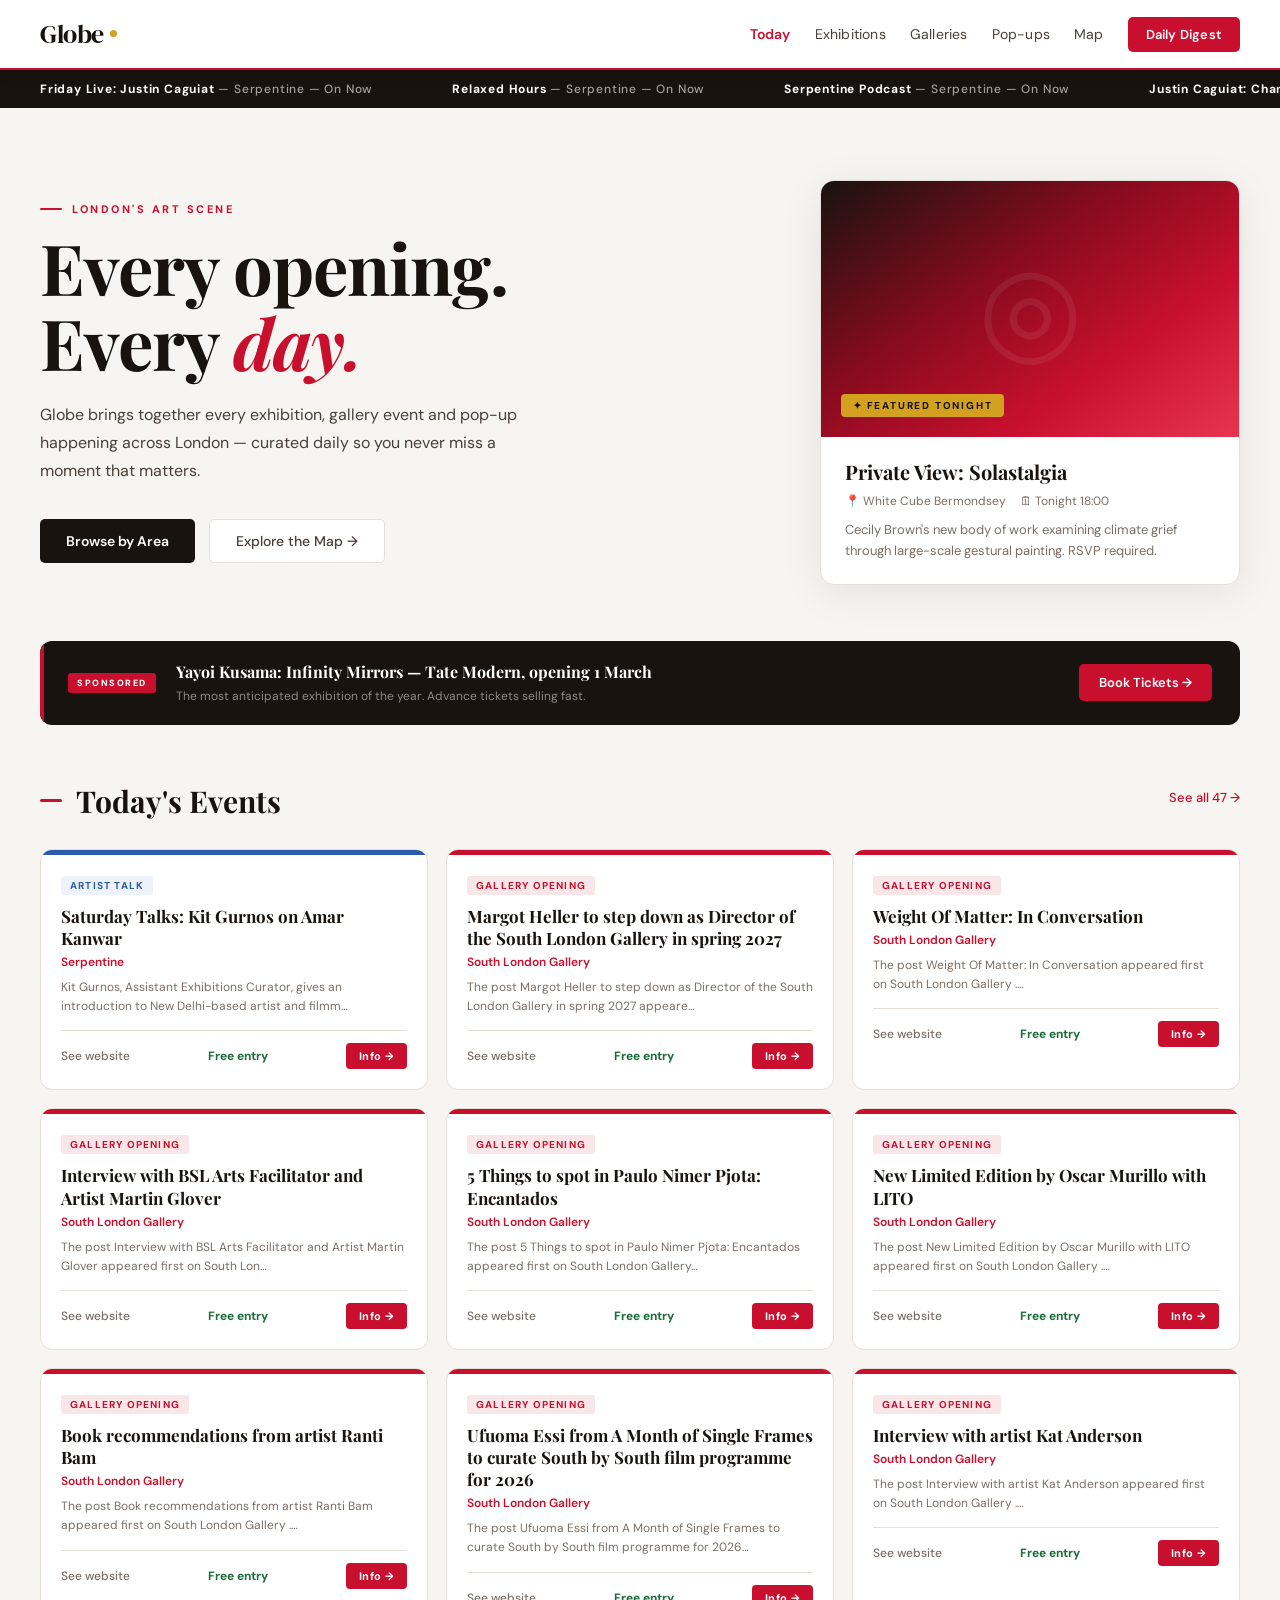
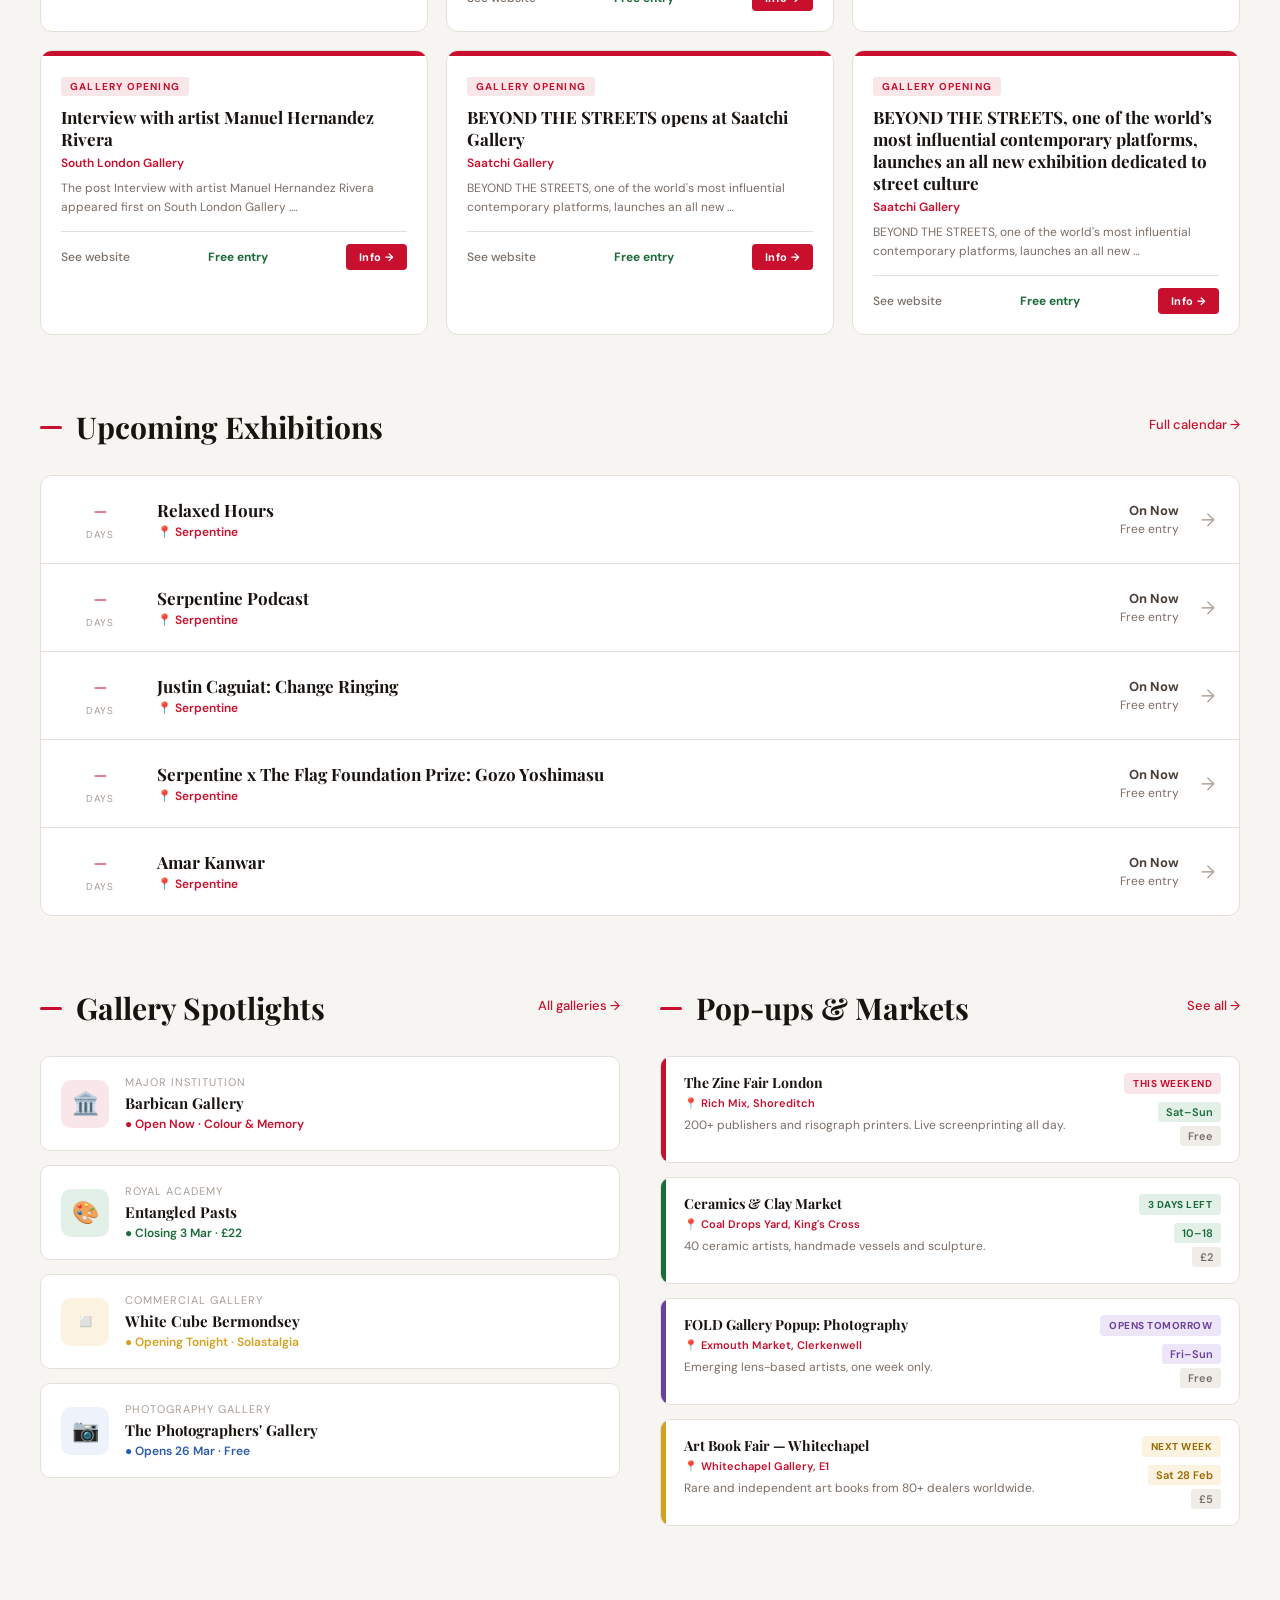
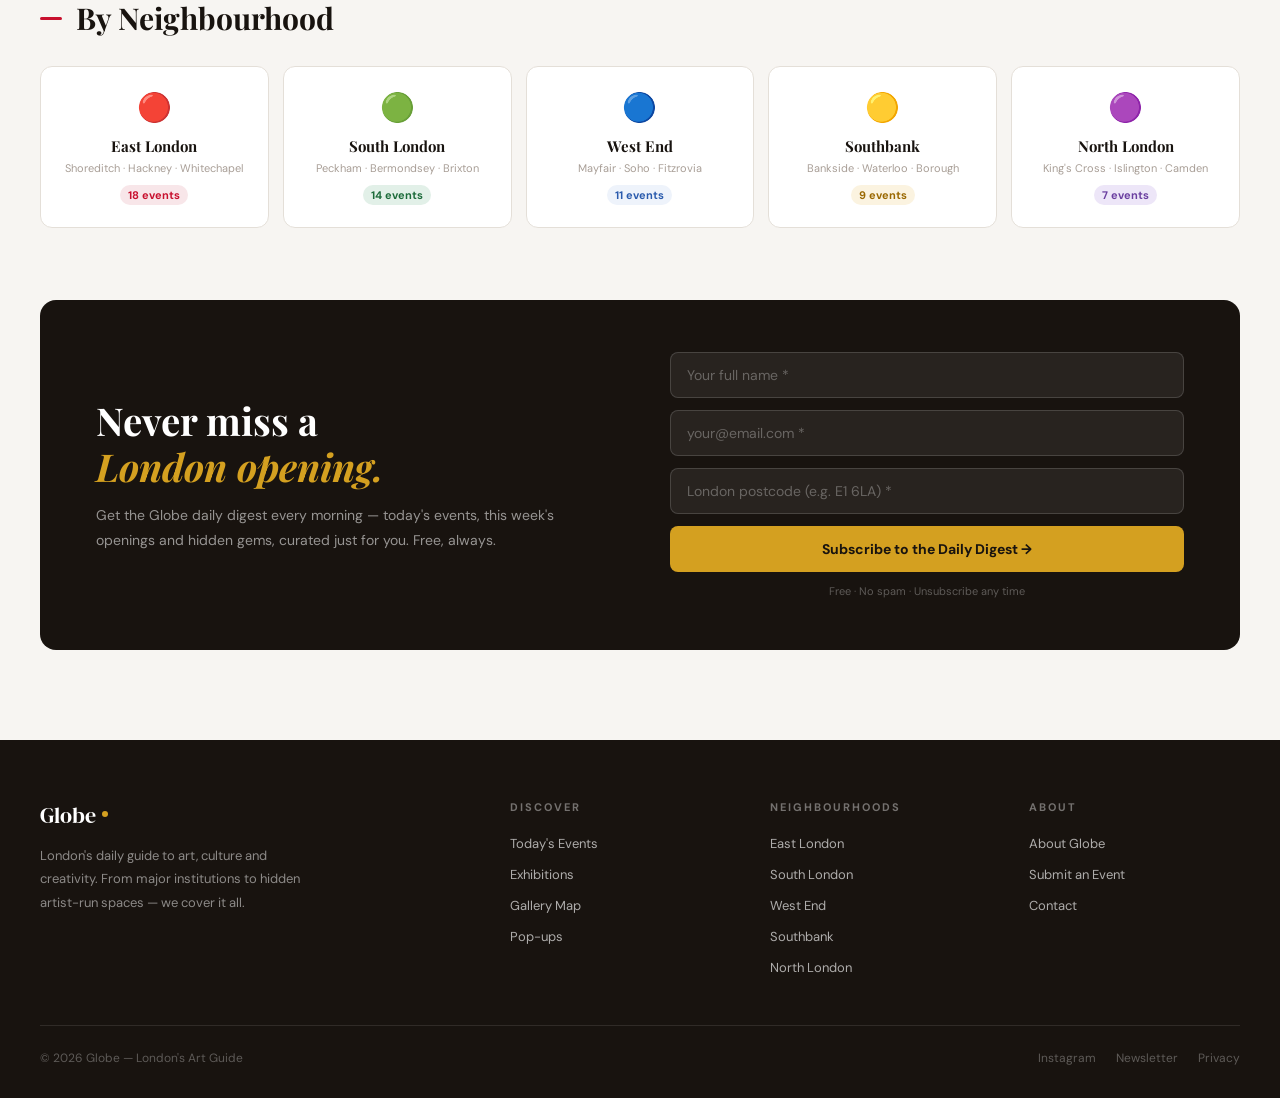
<file: index.html>
<!DOCTYPE html>
<html lang="en">
<head>
<meta charset="UTF-8"><meta name="viewport" content="width=device-width, initial-scale=1.0">
<title>Globe — London's Daily Art Guide</title>
<link href="https://fonts.googleapis.com/css2?family=Playfair+Display:ital,wght@0,400;0,700;0,900;1,400;1,700&family=DM+Sans:wght@300;400;500;600&family=DM+Serif+Display:ital@0;1&display=swap" rel="stylesheet">
<link rel="stylesheet" href="globe-shared.css">
<style>
/* INDEX-SPECIFIC */
.hero{max-width:1400px;margin:0 auto;padding:72px 40px 56px;display:grid;grid-template-columns:1fr 420px;gap:64px;align-items:center;}
.hero-text h1{font-family:'Playfair Display',serif;font-size:clamp(44px,5.5vw,74px);line-height:1.07;color:var(--ink);margin-bottom:20px;letter-spacing:-1px;}
.hero-text h1 em{color:var(--red);font-style:italic;}
.hero-text p{font-size:16px;line-height:1.75;color:var(--ink-2);max-width:480px;margin-bottom:34px;}
.hero-actions{display:flex;gap:14px;flex-wrap:wrap;}
.featured-card{background:var(--surface);border-radius:14px;overflow:hidden;border:1px solid var(--border);box-shadow:0 8px 40px rgba(0,0,0,.08);text-decoration:none;display:block;transition:transform .22s,box-shadow .22s;}
.featured-card:hover{transform:translateY(-6px);box-shadow:0 24px 60px rgba(0,0,0,.14);}
.featured-card-img{width:100%;height:256px;background:linear-gradient(145deg,#18130F 0%,#8A0B1E 40%,#C8102E 70%,#E8354F 100%);position:relative;display:flex;align-items:flex-end;padding:20px;overflow:hidden;}
.featured-card-img::before{content:'◎';position:absolute;top:50%;left:50%;transform:translate(-50%,-50%);font-size:120px;color:rgba(255,255,255,.07);pointer-events:none;}
.featured-badge{background:var(--gold);color:var(--ink);padding:5px 12px;border-radius:4px;font-size:10px;font-weight:800;letter-spacing:1.8px;text-transform:uppercase;}
.featured-card-body{padding:22px 24px;}
.featured-card-body h3{font-family:'Playfair Display',serif;font-size:20px;color:var(--ink);margin-bottom:8px;line-height:1.3;}
.featured-card-meta{display:flex;gap:14px;font-size:12px;color:var(--ink-3);margin-bottom:10px;flex-wrap:wrap;}
.featured-card-body p{font-size:13px;color:var(--ink-3);line-height:1.65;}

/* SPONSORED */
.sponsored-wrap{max-width:1400px;margin:0 auto;padding:0 40px 56px;}
.sponsored-banner{background:var(--ink);border-radius:12px;padding:20px 28px;display:flex;align-items:center;gap:20px;position:relative;overflow:hidden;text-decoration:none;}
.sponsored-banner::before{content:'';position:absolute;left:0;top:0;bottom:0;width:4px;background:var(--red);}
.sponsored-badge{background:var(--red);color:white;font-size:9px;font-weight:800;letter-spacing:1.5px;text-transform:uppercase;padding:4px 9px;border-radius:3px;flex-shrink:0;}
.sponsored-text{flex:1;}
.sponsored-text strong{display:block;font-family:'Playfair Display',serif;font-size:16px;color:white;margin-bottom:2px;}
.sponsored-text span{font-size:12px;color:rgba(255,255,255,.5);}
.sponsored-cta-btn{background:var(--red);color:white;font-size:13px;font-weight:600;padding:10px 20px;border-radius:5px;flex-shrink:0;transition:background .2s;white-space:nowrap;}
.sponsored-banner:hover .sponsored-cta-btn{background:var(--red-light);}

/* MAIN */
.main-content{max-width:1400px;margin:0 auto;padding:0 40px 90px;}
.section-header{display:flex;align-items:baseline;justify-content:space-between;margin-bottom:28px;}
.section-header-left h2{font-family:'Playfair Display',serif;font-size:30px;color:var(--ink);display:flex;align-items:center;gap:14px;}
.section-header-left h2::before{content:'';display:block;width:22px;height:3px;background:var(--red);border-radius:2px;flex-shrink:0;}
.see-all{font-size:13px;color:var(--red);text-decoration:none;font-weight:500;border-bottom:1px solid transparent;transition:border-color .2s;}
.see-all:hover{border-color:var(--red);}

/* EVENTS GRID */
.events-grid{display:grid;grid-template-columns:repeat(3,1fr);gap:18px;margin-bottom:72px;}

/* EXHIBITIONS LIST */
.exhibitions-section{margin-bottom:72px;}
.exhibitions-list{display:flex;flex-direction:column;gap:1px;background:var(--border);border-radius:12px;overflow:hidden;border:1px solid var(--border);}
.exhibition-row{background:var(--surface);padding:20px 24px;display:grid;grid-template-columns:70px 1fr auto auto;gap:22px;align-items:center;cursor:pointer;text-decoration:none;color:inherit;transition:background .15s;}
.exhibition-row:hover{background:#FDF8F6;}
.exhibition-days{text-align:center;}
.exhibition-days .num{display:block;font-family:'Playfair Display',serif;font-size:26px;color:var(--red);line-height:1;}
.exhibition-days .label{font-size:10px;color:var(--ink-4);text-transform:uppercase;letter-spacing:.8px;}
.exhibition-info h4{font-family:'Playfair Display',serif;font-size:17px;color:var(--ink);margin-bottom:3px;}
.exhibition-info .artist{font-size:12px;color:var(--ink-3);margin-bottom:2px;}
.exhibition-info .gallery-name{font-size:12px;color:var(--red);font-weight:600;}
.exhibition-dates{text-align:right;font-size:12px;color:var(--ink-3);white-space:nowrap;}
.exhibition-dates strong{display:block;color:var(--ink-2);font-size:13px;margin-bottom:2px;}
.exhibition-arrow{font-size:18px;color:var(--ink-4);transition:transform .2s,color .2s;}
.exhibition-row:hover .exhibition-arrow{transform:translateX(4px);color:var(--red);}

/* TWO COL */
.two-col{display:grid;grid-template-columns:1fr 1fr;gap:40px;margin-bottom:72px;}

/* GALLERY CARDS */
.gallery-cards{display:flex;flex-direction:column;gap:14px;}
.gallery-card{background:var(--surface);border-radius:10px;border:1px solid var(--border);padding:18px 20px;display:flex;align-items:center;gap:16px;cursor:pointer;text-decoration:none;color:inherit;transition:border-color .2s,box-shadow .2s;}
.gallery-card:hover{border-color:var(--red);box-shadow:0 4px 20px rgba(0,0,0,.08);}
.gallery-icon{width:48px;height:48px;border-radius:10px;display:flex;align-items:center;justify-content:center;font-size:22px;flex-shrink:0;}
.gallery-card h5{font-family:'Playfair Display',serif;font-size:15px;color:var(--ink);margin-bottom:3px;}
.gallery-card .gallery-type{font-size:11px;color:var(--ink-4);text-transform:uppercase;letter-spacing:1px;margin-bottom:4px;}
.gallery-card .gallery-status{font-size:12px;font-weight:600;}

/* POPUP CARDS */
.popup-cards{display:flex;flex-direction:column;gap:14px;}
.popup-card{background:var(--surface);border-radius:10px;border:1px solid var(--border);overflow:hidden;display:flex;cursor:pointer;text-decoration:none;color:inherit;transition:border-color .2s,box-shadow .2s;}
.popup-card:hover{border-color:var(--red);box-shadow:0 4px 20px rgba(0,0,0,.08);}
.popup-card > div:first-child{width:5px;flex-shrink:0;}
.popup-card-content{padding:16px 18px;flex:1;display:flex;justify-content:space-between;gap:16px;}
.popup-card-main h5{font-family:'Playfair Display',serif;font-size:14px;color:var(--ink);margin-bottom:4px;}
.popup-card-main .location{font-size:11px;color:var(--red);font-weight:600;margin-bottom:6px;}
.popup-card-main p{font-size:12px;color:var(--ink-3);line-height:1.5;}
.popup-card-aside{display:flex;flex-direction:column;align-items:flex-end;gap:8px;flex-shrink:0;}
.popup-days-left{font-size:10px;font-weight:700;padding:4px 9px;border-radius:4px;text-transform:uppercase;letter-spacing:.5px;white-space:nowrap;}
.popup-pills{display:flex;flex-direction:column;gap:4px;align-items:flex-end;}
.pill{font-size:11px;padding:3px 8px;border-radius:3px;font-weight:600;}

/* NEIGHBOURHOOD SECTION */
.neighbourhood-section{margin-bottom:72px;}
.neighbourhood-grid{display:grid;grid-template-columns:repeat(5,1fr);gap:14px;}
.neighbourhood-card{background:var(--surface);border-radius:12px;border:1px solid var(--border);padding:22px 18px;text-align:center;cursor:pointer;text-decoration:none;color:inherit;transition:transform .2s,box-shadow .2s,border-color .2s;}
.neighbourhood-card:hover{transform:translateY(-5px);box-shadow:0 16px 40px rgba(0,0,0,.09);border-color:currentColor;}
.neighbourhood-card .n-icon{font-size:28px;margin-bottom:10px;display:block;}
.neighbourhood-card h5{font-family:'Playfair Display',serif;font-size:15px;color:var(--ink);margin-bottom:4px;}
.neighbourhood-card p{font-size:11px;color:var(--ink-4);line-height:1.5;}
.neighbourhood-card .n-count{font-size:11px;font-weight:700;margin-top:8px;padding:3px 8px;border-radius:10px;display:inline-block;}

/* NEWSLETTER */
.newsletter-section{background:var(--ink);border-radius:16px;padding:52px 56px;display:grid;grid-template-columns:1fr 1fr;gap:60px;align-items:center;margin-bottom:0;}
.newsletter-text h2{font-family:'Playfair Display',serif;font-size:clamp(28px,3vw,40px);color:white;line-height:1.2;margin-bottom:14px;}
.newsletter-text h2 em{color:var(--gold);font-style:italic;}
.newsletter-text p{font-size:14px;color:rgba(255,255,255,.55);line-height:1.75;}
.newsletter-form{display:flex;flex-direction:column;gap:12px;}
.newsletter-form input{padding:13px 16px;border:1.5px solid rgba(255,255,255,.15);border-radius:8px;background:rgba(255,255,255,.07);color:white;font-size:14px;font-family:'DM Sans',sans-serif;transition:border-color .2s;outline:none;}
.newsletter-form input:focus{border-color:var(--gold);}
.newsletter-form input::placeholder{color:rgba(255,255,255,.3);}
.newsletter-form input.nl-err{border-color:var(--red)!important;}
.newsletter-submit{background:var(--gold);color:var(--ink);padding:14px;border:none;border-radius:8px;font-size:14px;font-weight:700;font-family:'DM Sans',sans-serif;cursor:pointer;transition:opacity .2s,transform .15s;}
.newsletter-submit:hover{opacity:.9;transform:translateY(-1px);}
.form-note{font-size:11px;color:rgba(255,255,255,.3);text-align:center;}

/* PAGE SECTIONS (filter views) */
.page-hero{max-width:1400px;margin:0 auto;padding:60px 40px 48px;}
.page-hero-tag{font-size:11px;font-weight:700;letter-spacing:2.5px;text-transform:uppercase;color:var(--red);display:flex;align-items:center;gap:10px;margin-bottom:16px;}
.page-hero-tag::before{content:'';width:22px;height:2px;background:var(--red);display:block;}
.page-hero h1{font-family:'Playfair Display',serif;font-size:clamp(48px,6vw,88px);line-height:1.05;letter-spacing:-2px;color:var(--ink);margin-bottom:14px;}
.page-hero p{font-size:16px;color:var(--ink-3);line-height:1.7;max-width:540px;}

@keyframes fadeUp{from{opacity:0;transform:translateY(20px)}to{opacity:1;transform:translateY(0)}}
.fade-in{animation:fadeUp .4s ease both;}

@media(max-width:1000px){
  .hero{grid-template-columns:1fr;gap:40px;padding:40px 24px 36px;}
  .events-grid{grid-template-columns:1fr 1fr;}
  .two-col{grid-template-columns:1fr;}
  .neighbourhood-grid{grid-template-columns:repeat(3,1fr);}
  .newsletter-section{grid-template-columns:1fr;padding:40px 28px;}
  .main-content{padding:0 24px 60px;}
  .sponsored-wrap{padding:0 24px 48px;}
  .exhibition-row{grid-template-columns:60px 1fr;}
  .exhibition-dates,.exhibition-arrow{display:none;}
}
@media(max-width:640px){
  .hero{padding:24px 16px 20px;gap:24px;}
  .hero-text h1{font-size:clamp(36px,10vw,52px);line-height:1.05;}
  .hero-text p{font-size:15px;margin-bottom:24px;}
  .hero-actions{flex-direction:column;gap:10px;}
  .hero-actions a{text-align:center;}
  .featured-card-img{height:180px;}
  .events-grid{grid-template-columns:1fr;}
  .neighbourhood-grid{grid-template-columns:1fr 1fr;}
  .main-content{padding:0 16px 48px;}
  .sponsored-wrap{padding:0 16px 36px;}
  .sponsored-banner{flex-wrap:wrap;gap:12px;padding:16px 18px;}
  .sponsored-cta-btn{width:100%;text-align:center;}
  .newsletter-section{padding:32px 20px;border-radius:12px;gap:28px;}
  .newsletter-form input{font-size:16px;} /* prevent iOS zoom */
  .exhibition-row{padding:14px 16px;}
  .section-header{flex-direction:column;align-items:flex-start;gap:8px;margin-bottom:20px;}
  .page-hero{padding:32px 16px 24px;}
  .page-hero h1{font-size:clamp(40px,11vw,64px);}
  .gallery-card,.popup-card{min-height:72px;}
  .popup-card-aside{flex-direction:row;align-items:center;gap:6px;flex-wrap:wrap;justify-content:flex-end;}
}
@media(max-width:400px){
  .neighbourhood-grid{grid-template-columns:1fr;}
  .events-grid{grid-template-columns:1fr;}
}
</style>
</head>
<body>

<header>
  <div class="header-inner">
    <a class="logo" href="index.html"><span class="logo-globe">Globe</span><span class="logo-dot"></span></a>
    <nav>
      <a href="#" data-filter="today" class="active" id="nav-today">Today</a>
      <a href="#" data-filter="exhibitions" id="nav-exhibitions">Exhibitions</a>
      <a href="#" data-filter="galleries" id="nav-galleries">Galleries</a>
      <a href="#" data-filter="popups" id="nav-popups">Pop-ups</a>
      <a href="map.html">Map</a>
      <a href="#newsletter" class="nav-cta">Daily Digest</a>
    </nav>
    <button class="hamburger" id="hamburger" aria-label="Menu" onclick="toggleMobileNav()">
      <span></span><span></span><span></span>
    </button>
  </div>
</header>

<!-- MOBILE NAV -->
<div class="mobile-nav-overlay" id="mobile-nav-overlay" onclick="closeMobileNav()"></div>
<div class="mobile-nav-drawer" id="mobile-nav-drawer">
  <div class="mobile-nav-header">
    <a class="logo" href="index.html"><span class="logo-globe">Globe</span><span class="logo-dot"></span></a>
    <button class="mobile-nav-close" onclick="closeMobileNav()">✕</button>
  </div>
  <div class="mobile-nav-links">
    <a href="#" data-filter="today" onclick="closeMobileNav()">Today's Events</a>
    <a href="#" data-filter="exhibitions" onclick="closeMobileNav()">Exhibitions</a>
    <a href="#" data-filter="galleries" onclick="closeMobileNav()">Galleries</a>
    <a href="#" data-filter="popups" onclick="closeMobileNav()">Pop-ups</a>
    <a href="map.html">Gallery Map</a>
    <a href="neighbourhood.html?area=east-london">East London</a>
    <a href="neighbourhood.html?area=south-london">South London</a>
    <a href="neighbourhood.html?area=west-end">West End</a>
    <a href="about.html">About Globe</a>
    <a href="#newsletter" class="mobile-nav-cta" onclick="closeMobileNav()">Daily Digest →</a>
  </div>
</div>

<!-- SCROLLING TICKER -->
<div class="ticker-wrap">
  <div class="ticker-track" id="ticker-track"></div>
</div>

<!-- TODAY VIEW -->
<div id="view-today" class="fade-in">
  <section class="hero">
    <div class="hero-text">
      <div class="section-eyebrow">London's Art Scene</div>
      <h1>Every opening.<br>Every <em>day.</em></h1>
      <p>Globe brings together every exhibition, gallery event and pop-up happening across London — curated daily so you never miss a moment that matters.</p>
      <div class="hero-actions">
        <a href="neighbourhood.html?area=east-london" class="btn-primary">Browse by Area</a>
        <a href="map.html" class="btn-secondary">Explore the Map →</a>
      </div>
    </div>
    <a class="featured-card" href="event.html?id=solastalgia">
      <div class="featured-card-img"><span class="featured-badge">✦ Featured Tonight</span></div>
      <div class="featured-card-body">
        <h3>Private View: Solastalgia</h3>
        <div class="featured-card-meta"><span>📍 White Cube Bermondsey</span><span>🗓 Tonight 18:00</span></div>
        <p>Cecily Brown's new body of work examining climate grief through large-scale gestural painting. RSVP required.</p>
      </div>
    </a>
  </section>

  <div class="sponsored-wrap">
    <a class="sponsored-banner reveal" href="event.html?id=kusama-infinity">
      <span class="sponsored-badge">Sponsored</span>
      <div class="sponsored-text">
        <strong>Yayoi Kusama: Infinity Mirrors — Tate Modern, opening 1 March</strong>
        <span>The most anticipated exhibition of the year. Advance tickets selling fast.</span>
      </div>
      <span class="sponsored-cta-btn">Book Tickets →</span>
    </a>
  </div>

  <div class="main-content">

    <!-- TODAY'S EVENTS -->
    <div class="section-header reveal">
      <div class="section-header-left"><h2>Today's Events</h2></div>
      <a href="#" data-filter="all-today" class="see-all">See all 47 →</a>
    </div>
    <div class="events-grid" id="today-events-grid"></div>

    <!-- UPCOMING EXHIBITIONS -->
    <section class="exhibitions-section reveal" id="today-exhibitions">
      <div class="section-header"><div class="section-header-left"><h2>Upcoming Exhibitions</h2></div><a href="#" data-filter="exhibitions" class="see-all">Full calendar →</a></div>
      <div class="exhibitions-list" id="exhibitions-list-today"></div>
    </section>

    <!-- GALLERY + POPUPS -->
    <div class="two-col">
      <section id="galleries-section">
        <div class="section-header reveal"><div class="section-header-left"><h2>Gallery Spotlights</h2></div><a href="#" data-filter="galleries" class="see-all">All galleries →</a></div>
        <div class="gallery-cards">
          <a class="gallery-card reveal r1" href="event.html?id=lagos-collection">
            <div class="gallery-icon" style="background:var(--red-dim);">🏛️</div>
            <div><div class="gallery-type">Major Institution</div><h5>Barbican Gallery</h5><div class="gallery-status" style="color:var(--red);">● Open Now · Colour & Memory</div></div>
          </a>
          <a class="gallery-card reveal r2" href="event.html?id=entangled-pasts">
            <div class="gallery-icon" style="background:var(--green-dim);">🎨</div>
            <div><div class="gallery-type">Royal Academy</div><h5>Entangled Pasts</h5><div class="gallery-status" style="color:var(--green);">● Closing 3 Mar · £22</div></div>
          </a>
          <a class="gallery-card reveal r3" href="event.html?id=solastalgia">
            <div class="gallery-icon" style="background:var(--gold-dim);">◽</div>
            <div><div class="gallery-type">Commercial Gallery</div><h5>White Cube Bermondsey</h5><div class="gallery-status" style="color:var(--gold);">● Opening Tonight · Solastalgia</div></div>
          </a>
          <a class="gallery-card reveal r4" href="event.html?id=photography-now">
            <div class="gallery-icon" style="background:var(--blue-dim);">📷</div>
            <div><div class="gallery-type">Photography Gallery</div><h5>The Photographers' Gallery</h5><div class="gallery-status" style="color:var(--blue);">● Opens 26 Mar · Free</div></div>
          </a>
        </div>
      </section>

      <section id="popups-section">
        <div class="section-header reveal"><div class="section-header-left"><h2>Pop-ups & Markets</h2></div><a href="#" data-filter="popups" class="see-all">See all →</a></div>
        <div class="popup-cards">
          <a class="popup-card reveal r1" href="event.html?id=zine-fair">
            <div style="background:var(--red);"></div>
            <div class="popup-card-content">
              <div class="popup-card-main"><h5>The Zine Fair London</h5><div class="location">📍 Rich Mix, Shoreditch</div><p>200+ publishers and risograph printers. Live screenprinting all day.</p></div>
              <div class="popup-card-aside"><span class="popup-days-left" style="background:var(--red-dim);color:var(--red);">This Weekend</span><div class="popup-pills"><span class="pill" style="background:var(--green-dim);color:var(--green);">Sat–Sun</span><span class="pill" style="background:var(--surface-2);color:var(--ink-3);">Free</span></div></div>
            </div>
          </a>
          <a class="popup-card reveal r2" href="event.html?id=ceramics-market">
            <div style="background:var(--green);"></div>
            <div class="popup-card-content">
              <div class="popup-card-main"><h5>Ceramics & Clay Market</h5><div class="location">📍 Coal Drops Yard, King's Cross</div><p>40 ceramic artists, handmade vessels and sculpture.</p></div>
              <div class="popup-card-aside"><span class="popup-days-left" style="background:var(--green-dim);color:var(--green);">3 Days Left</span><div class="popup-pills"><span class="pill" style="background:var(--green-dim);color:var(--green);">10–18</span><span class="pill" style="background:var(--surface-2);color:var(--ink-3);">£2</span></div></div>
            </div>
          </a>
          <a class="popup-card reveal r3" href="event.html?id=fold-photography">
            <div style="background:var(--purple);"></div>
            <div class="popup-card-content">
              <div class="popup-card-main"><h5>FOLD Gallery Popup: Photography</h5><div class="location">📍 Exmouth Market, Clerkenwell</div><p>Emerging lens-based artists, one week only.</p></div>
              <div class="popup-card-aside"><span class="popup-days-left" style="background:var(--purple-dim);color:var(--purple);">Opens Tomorrow</span><div class="popup-pills"><span class="pill" style="background:var(--purple-dim);color:var(--purple);">Fri–Sun</span><span class="pill" style="background:var(--surface-2);color:var(--ink-3);">Free</span></div></div>
            </div>
          </a>
          <a class="popup-card reveal r4" href="event.html?id=art-book-fair">
            <div style="background:var(--gold);"></div>
            <div class="popup-card-content">
              <div class="popup-card-main"><h5>Art Book Fair — Whitechapel</h5><div class="location">📍 Whitechapel Gallery, E1</div><p>Rare and independent art books from 80+ dealers worldwide.</p></div>
              <div class="popup-card-aside"><span class="popup-days-left" style="background:var(--gold-dim);color:#9A6800;">Next Week</span><div class="popup-pills"><span class="pill" style="background:var(--gold-dim);color:#9A6800;">Sat 28 Feb</span><span class="pill" style="background:var(--surface-2);color:var(--ink-3);">£5</span></div></div>
            </div>
          </a>
        </div>
      </section>
    </div>

    <!-- NEIGHBOURHOODS -->
    <section class="neighbourhood-section">
      <div class="section-header reveal"><div class="section-header-left"><h2>By Neighbourhood</h2></div></div>
      <div class="neighbourhood-grid">
        <a class="neighbourhood-card reveal r1" href="neighbourhood.html?area=east-london" style="color:var(--red);">
          <span class="n-icon">🔴</span><h5>East London</h5><p>Shoreditch · Hackney · Whitechapel</p><span class="n-count" style="background:var(--red-dim);color:var(--red);">18 events</span>
        </a>
        <a class="neighbourhood-card reveal r2" href="neighbourhood.html?area=south-london" style="color:var(--green);">
          <span class="n-icon">🟢</span><h5>South London</h5><p>Peckham · Bermondsey · Brixton</p><span class="n-count" style="background:var(--green-dim);color:var(--green);">14 events</span>
        </a>
        <a class="neighbourhood-card reveal r3" href="neighbourhood.html?area=west-end" style="color:var(--blue);">
          <span class="n-icon">🔵</span><h5>West End</h5><p>Mayfair · Soho · Fitzrovia</p><span class="n-count" style="background:var(--blue-dim);color:var(--blue);">11 events</span>
        </a>
        <a class="neighbourhood-card reveal r4" href="neighbourhood.html?area=southbank" style="color:var(--gold);">
          <span class="n-icon">🟡</span><h5>Southbank</h5><p>Bankside · Waterloo · Borough</p><span class="n-count" style="background:var(--gold-dim);color:#9A6800;">9 events</span>
        </a>
        <a class="neighbourhood-card reveal r5" href="neighbourhood.html?area=north-london" style="color:var(--purple);">
          <span class="n-icon">🟣</span><h5>North London</h5><p>King's Cross · Islington · Camden</p><span class="n-count" style="background:var(--purple-dim);color:var(--purple);">7 events</span>
        </a>
      </div>
    </section>

    <!-- NEWSLETTER -->
    <section class="newsletter-section reveal" id="newsletter">
      <div class="newsletter-text">
        <h2>Never miss a<br><em>London opening.</em></h2>
        <p>Get the Globe daily digest every morning — today's events, this week's openings and hidden gems, curated just for you. Free, always.</p>
      </div>
      <div class="newsletter-form">
        <input type="text" id="nl-name" placeholder="Your full name *">
        <input type="email" id="nl-email" placeholder="your@email.com *">
        <input type="text" id="nl-postcode" placeholder="London postcode (e.g. E1 6LA) *">
        <button class="newsletter-submit" id="nl-submit">Subscribe to the Daily Digest →</button>
        <p class="form-note">Free · No spam · Unsubscribe any time</p>
      </div>
    </section>

  </div><!-- /main-content -->
</div><!-- /view-today -->

<!-- EXHIBITIONS VIEW -->
<div id="view-exhibitions" style="display:none;" class="fade-in">
  <div class="page-hero">
    <div class="page-hero-tag">Showing Now</div>
    <h1 class="page-title" style="font-family:'Playfair Display',serif;font-size:clamp(48px,6vw,88px);line-height:1.05;letter-spacing:-2px;color:var(--ink);margin-bottom:14px;">Exhibitions.</h1>
    <p style="font-size:16px;color:var(--ink-3);line-height:1.7;max-width:540px;">Every major show in London — from blockbusters to intimate gallery programmes.</p>
  </div>
  <div class="main-content"><div class="exhibitions-list" id="exhibitions-list-full" style="margin-bottom:72px;"></div></div>
</div>

<!-- GALLERIES VIEW -->
<div id="view-galleries" style="display:none;" class="fade-in">
  <div class="page-hero">
    <div class="page-hero-tag">Gallery Openings</div>
    <h1 style="font-family:'Playfair Display',serif;font-size:clamp(48px,6vw,88px);line-height:1.05;letter-spacing:-2px;color:var(--ink);margin-bottom:14px;">Galleries.</h1>
    <p style="font-size:16px;color:var(--ink-3);line-height:1.7;max-width:540px;">London's finest gallery spaces — their latest shows and opening times.</p>
  </div>
  <div class="main-content"><div class="events-grid" id="galleries-grid" style="margin-bottom:72px;"></div></div>
</div>

<!-- POPUPS VIEW -->
<div id="view-popups" style="display:none;" class="fade-in">
  <div class="page-hero">
    <div class="page-hero-tag">Markets & Pop-ups</div>
    <h1 style="font-family:'Playfair Display',serif;font-size:clamp(48px,6vw,88px);line-height:1.05;letter-spacing:-2px;color:var(--ink);margin-bottom:14px;">Pop-ups.</h1>
    <p style="font-size:16px;color:var(--ink-3);line-height:1.7;max-width:540px;">Temporary shows, markets and open studios — the ephemeral best of London.</p>
  </div>
  <div class="main-content"><div class="events-grid" id="popups-grid" style="margin-bottom:72px;"></div></div>
</div>

<!-- FOOTER -->
<footer>
  <div class="footer-inner">
    <div class="footer-top">
      <div class="footer-brand">
        <div class="footer-logo"><span class="footer-logo-globe">Globe</span><span class="footer-logo-dot"></span></div>
        <p>London's daily guide to art, culture and creativity. From major institutions to hidden artist-run spaces — we cover it all.</p>
      </div>
      <div class="footer-col">
        <h6>Discover</h6>
        <ul>
          <li><a href="#" data-filter="today">Today's Events</a></li>
          <li><a href="#" data-filter="exhibitions">Exhibitions</a></li>
          <li><a href="map.html">Gallery Map</a></li>
          <li><a href="#" data-filter="popups">Pop-ups</a></li>
        </ul>
      </div>
      <div class="footer-col">
        <h6>Neighbourhoods</h6>
        <ul>
          <li><a href="neighbourhood.html?area=east-london">East London</a></li>
          <li><a href="neighbourhood.html?area=south-london">South London</a></li>
          <li><a href="neighbourhood.html?area=west-end">West End</a></li>
          <li><a href="neighbourhood.html?area=southbank">Southbank</a></li>
          <li><a href="neighbourhood.html?area=north-london">North London</a></li>
        </ul>
      </div>
      <div class="footer-col">
        <h6>About</h6>
        <ul>
          <li><a href="about.html">About Globe</a></li>
          <li><a href="submit.html">Submit an Event</a></li>
          <li><a href="about.html#contact">Contact</a></li>
        </ul>
      </div>
    </div>
    <div class="footer-bottom">
      <p>© 2026 Globe — London's Art Guide</p>
      <div class="footer-socials"><a href="#">Instagram</a><a href="#newsletter">Newsletter</a><a href="#">Privacy</a></div>
    </div>
  </div>
</footer>

<script src="events-data.js"></script>
<script>
// ── TICKER ──────────────────────────────────────────────────────────
(function(){
  const track = document.getElementById('ticker-track');
  const items = [...GLOBE_EVENTS].sort((a,b)=>(b.highlight?1:0)-(a.highlight?1:0)).slice(0,12);
  const doubled = [...items,...items];
  track.innerHTML = doubled.map(t =>
    `<a class="ticker-item" href="event.html?id=${t.id}"><strong>${t.title}</strong> — ${t.venue} — ${t.date}</a>`
  ).join('');
})();

// ── SCROLL REVEAL ────────────────────────────────────────────────────
const io = new IntersectionObserver(entries => {
  entries.forEach(e => { if(e.isIntersecting){e.target.classList.add('visible');io.unobserve(e.target);} });
},{threshold:0.08,rootMargin:'0px 0px -40px 0px'});
document.querySelectorAll('.reveal').forEach(el => io.observe(el));

// ── DATE STRIP (handled by ticker now) ──────────────────────────────

// ── BUILD DYNAMIC EVENT CARDS ────────────────────────────────────────
function makeCard(ev, showDesc) {
  const desc = ev.description ? ev.description.replace(/<[^>]+>/g,'').substring(0,100) + '…' : '';
  return `<a class="event-card${ev.highlight?' highlight':''} reveal" href="event.html?id=${ev.id}">
    <div class="event-card-bar" style="background:${ev.color};"></div>
    <div class="event-card-body">
      ${ev.highlight?'<div class="highlight-badge">★ Top Pick</div>':''}
      <span class="event-tag ${ev.tagClass||'tag-opening'}">${ev.tag}</span>
      <h4>${ev.title}</h4>
      <div class="venue">${ev.venue}</div>
      <p class="desc">${desc}</p>
      <div class="event-card-footer">
        <span class="event-time">${ev.time}</span>
        <span class="event-price">${ev.priceDisplay}</span>
        <span class="book-btn">${ev.bookingType==='free'?'Info →':'Book →'}</span>
      </div>
    </div>
  </a>`;
}

function makeExhibitionRow(ev) {
  const daysText = ev.date.startsWith('Until') ? 'Closing' : ev.date.startsWith('Opens') ? 'Coming' : 'On Now';
  const num = ev.date.match(/\d+/)?.[0] || '–';
  return `<a class="exhibition-row" href="event.html?id=${ev.id}">
    <div class="exhibition-days"><span class="num">${num}</span><span class="label">days</span></div>
    <div class="exhibition-info">
      <h4>${ev.title}</h4>
      <div class="artist">${ev.artist}</div>
      <div class="gallery-name">📍 ${ev.venue}</div>
    </div>
    <div class="exhibition-dates"><strong>${ev.date}</strong>${ev.priceDisplay}</div>
    <span class="exhibition-arrow">→</span>
  </a>`;
}

// Populate grids
const todayEvs = GLOBE_EVENTS.filter(e => e.category === 'opening' || e.category === 'talk');
const exhibEvs  = GLOBE_EVENTS.filter(e => e.category === 'exhibition');
const popupEvs  = GLOBE_EVENTS.filter(e => e.category === 'popup');

document.getElementById('today-events-grid').innerHTML = todayEvs.map(makeCard).join('');
document.getElementById('exhibitions-list-today').innerHTML = exhibEvs.slice(0,5).map(makeExhibitionRow).join('');
document.getElementById('exhibitions-list-full').innerHTML  = exhibEvs.map(makeExhibitionRow).join('');
document.getElementById('galleries-grid').innerHTML = [...todayEvs,...exhibEvs].slice(0,6).map(makeCard).join('');
document.getElementById('popups-grid').innerHTML    = popupEvs.map(makeCard).join('');

// Re-observe newly added elements
document.querySelectorAll('.reveal:not(.visible)').forEach(el => io.observe(el));

// ── NAV FILTER ───────────────────────────────────────────────────────
const VIEWS = ['today','exhibitions','galleries','popups'];
function showView(name) {
  VIEWS.forEach(v => {
    document.getElementById('view-'+v).style.display = v===name?'':'none';
  });
  document.querySelectorAll('nav a[data-filter], footer a[data-filter]').forEach(a => {
    a.classList.toggle('active', a.dataset.filter===name);
  });
  // Reset ticker animation
  window.scrollTo({top:0,behavior:'smooth'});
  // Re-trigger reveals for new view
  setTimeout(() => {
    document.querySelectorAll('#view-'+name+' .reveal:not(.visible)').forEach(el => io.observe(el));
  }, 50);
}

document.querySelectorAll('[data-filter]').forEach(a => {
  a.addEventListener('click', e => {
    e.preventDefault();
    const f = a.dataset.filter;
    if(VIEWS.includes(f)) showView(f);
    else if(f==='all-today') showView('today');
  });
});

// ── NEWSLETTER VALIDATION ─────────────────────────────────────────────
document.getElementById('nl-submit').addEventListener('click', function() {
  const name     = document.getElementById('nl-name');
  const email    = document.getElementById('nl-email');
  const postcode = document.getElementById('nl-postcode');
  let ok = true;

  [name,email,postcode].forEach(el => {
    el.classList.remove('nl-err');
    if(!el.value.trim()){el.classList.add('nl-err');ok=false;}
  });
  if(email.value && !email.value.includes('@')){email.classList.add('nl-err');ok=false;}
  const pcRe = /^[A-Z]{1,2}\d[A-Z\d]?\s?\d[A-Z]{2}$/i;
  if(postcode.value && !pcRe.test(postcode.value.trim())){postcode.classList.add('nl-err');ok=false;}

  if(!ok){
    this.textContent='Please fill in all required fields';
    this.style.background='#8A0B1E';
    setTimeout(()=>{this.textContent='Subscribe to the Daily Digest →';this.style.background='';},2500);
    return;
  }
  this.textContent='✓ You\'re on the list!';
  this.style.background='#1C6B3A';
  [name,email,postcode].forEach(el=>el.value='');
});

// ── MOBILE NAV ──────────────────────────────────────────────────────
function toggleMobileNav(){const open=document.getElementById('mobile-nav-drawer').classList.toggle('open');document.getElementById('mobile-nav-overlay').classList.toggle('open',open);document.getElementById('hamburger').classList.toggle('open',open);document.body.style.overflow=open?'hidden':'';}
function closeMobileNav(){document.getElementById('mobile-nav-drawer').classList.remove('open');document.getElementById('mobile-nav-overlay').classList.remove('open');document.getElementById('hamburger').classList.remove('open');document.body.style.overflow='';}
document.querySelectorAll('.mobile-nav-links [data-filter]').forEach(a=>{a.addEventListener('click',e=>{e.preventDefault();const f=a.dataset.filter;if(VIEWS.includes(f))showView(f);else if(f==='all-today')showView('today');});});

// Handle newsletter anchor
document.querySelector('a[href="#newsletter"]').addEventListener('click', e => {
  e.preventDefault();
  showView('today');
  setTimeout(()=>{document.getElementById('newsletter').scrollIntoView({behavior:'smooth',block:'center'});},100);
});
</script>
</body>
</html>
</file>
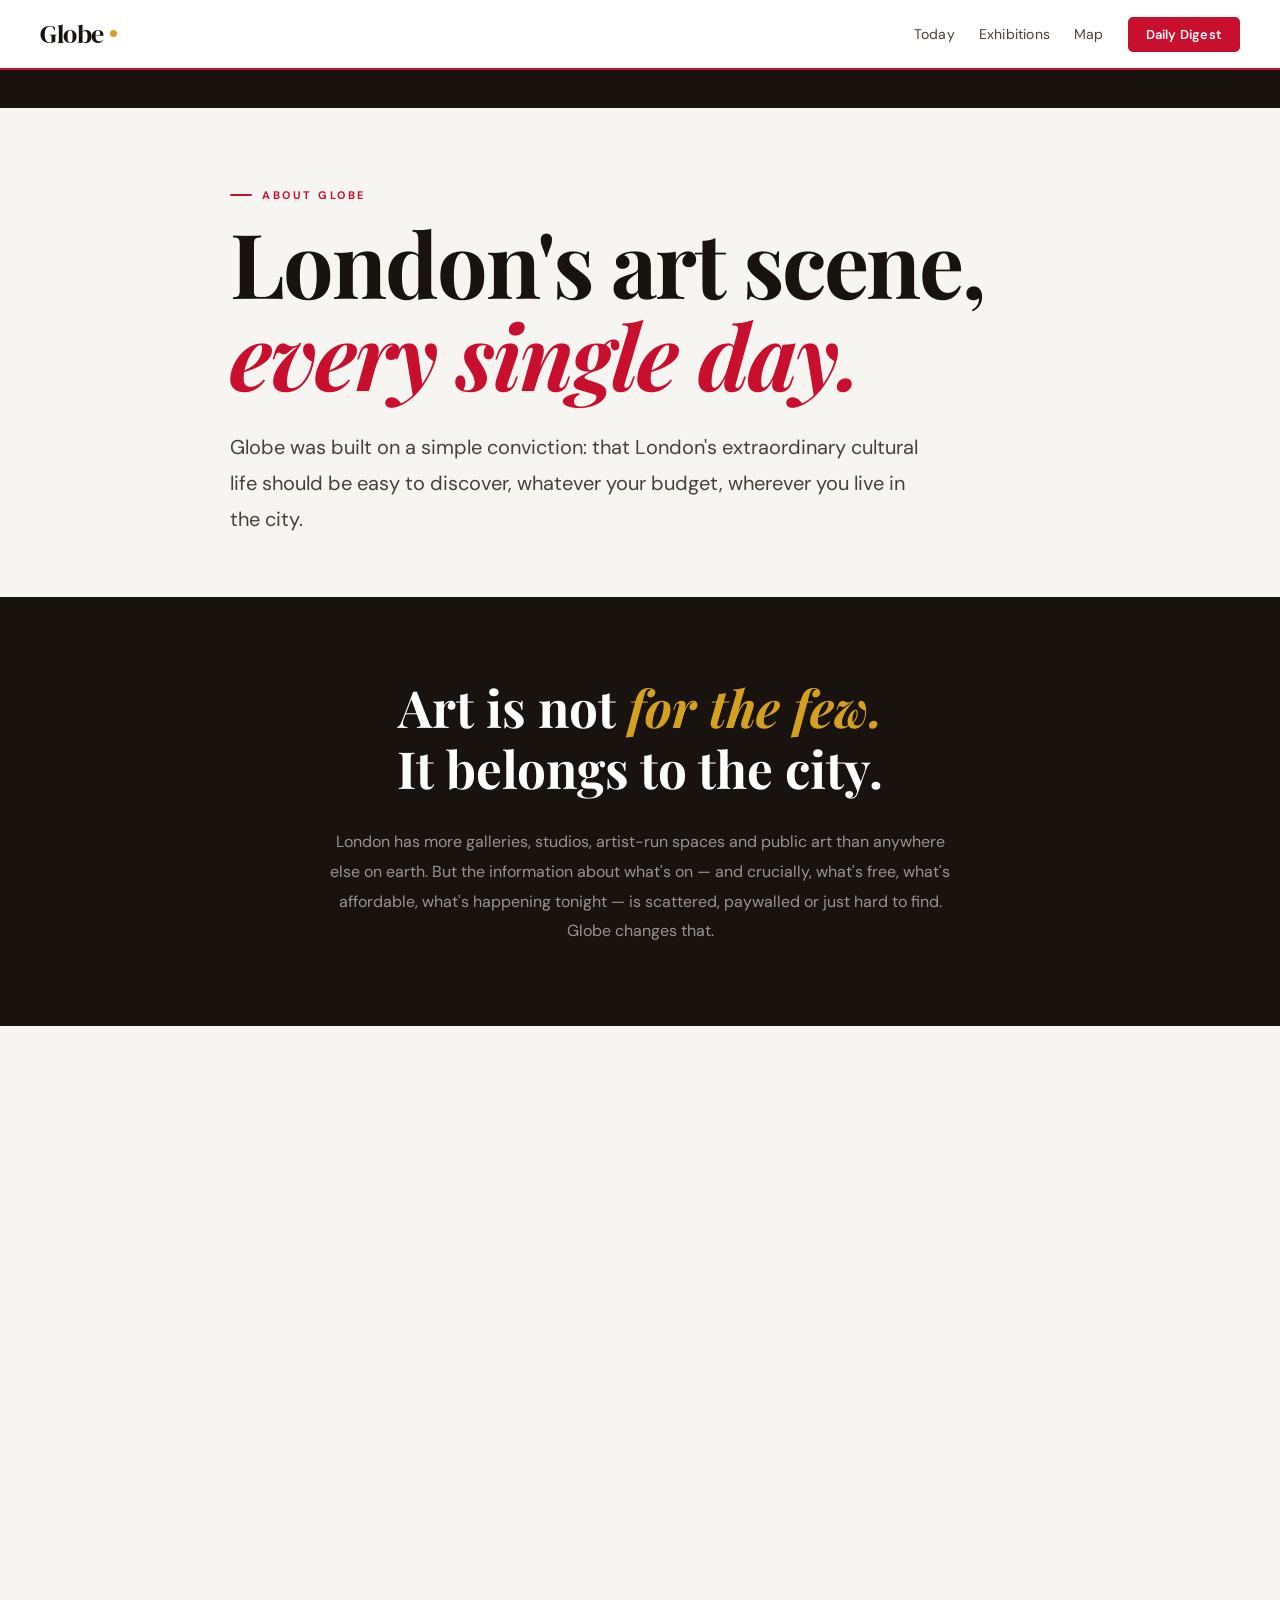
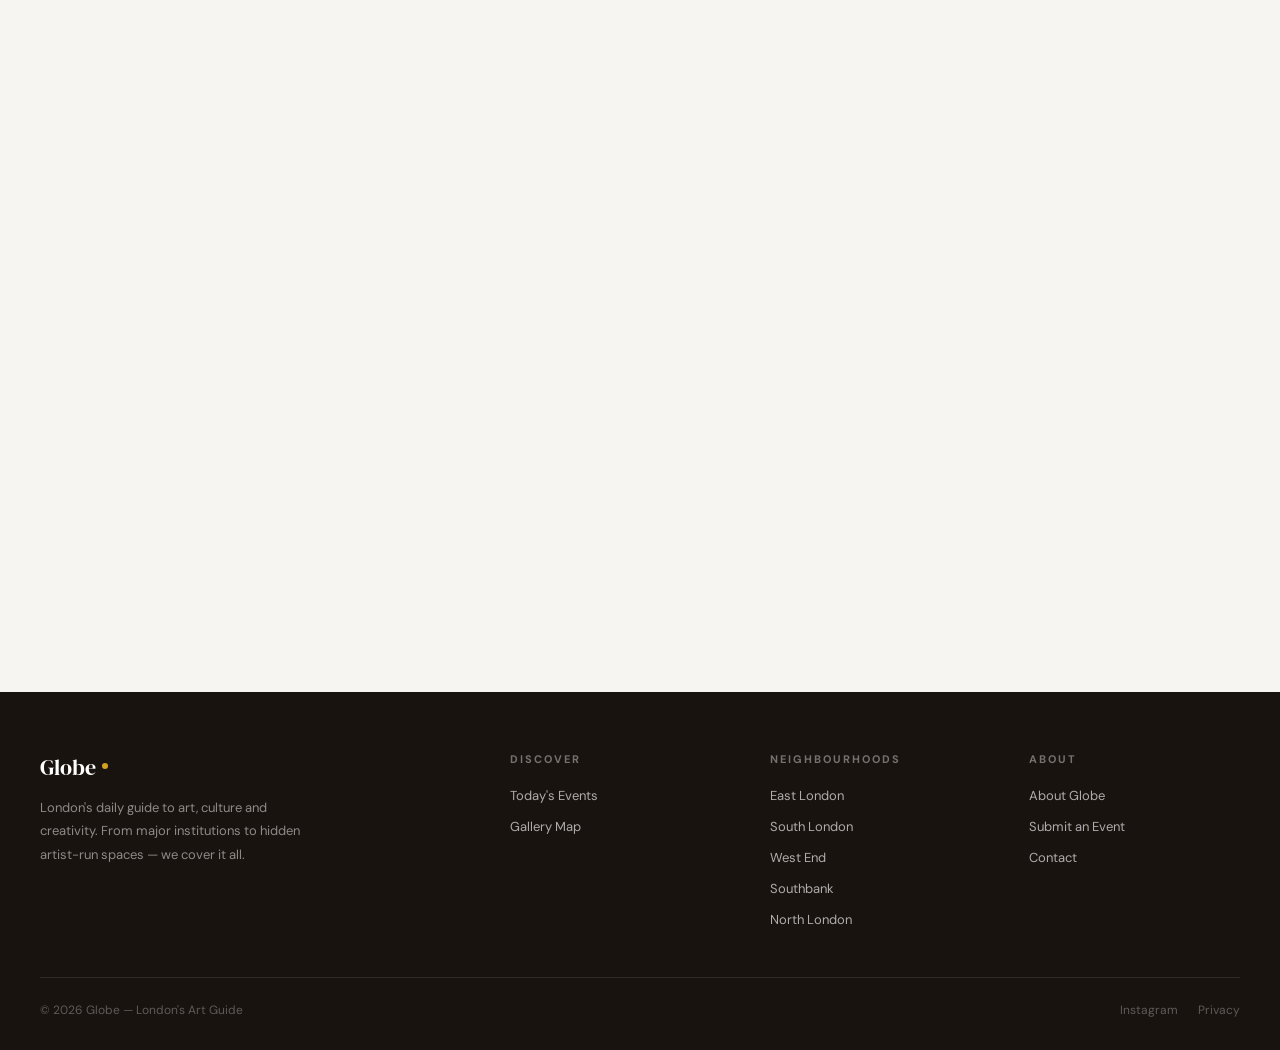
<file: about.html>
<!DOCTYPE html>
<html lang="en">
<head>
<meta charset="UTF-8"><meta name="viewport" content="width=device-width, initial-scale=1.0">
<title>About Globe — London's Daily Art Guide</title>
<link href="https://fonts.googleapis.com/css2?family=Playfair+Display:ital,wght@0,400;0,700;0,900;1,400;1,700&family=DM+Sans:wght@300;400;500;600&family=DM+Serif+Display:ital@0;1&display=swap" rel="stylesheet">
<link rel="stylesheet" href="globe-shared.css">
<style>
.about-hero{max-width:900px;margin:0 auto;padding:80px 40px 0;}
.about-hero h1{font-family:'Playfair Display',serif;font-size:clamp(48px,7vw,96px);line-height:1.03;letter-spacing:-2px;color:var(--ink);margin-bottom:28px;}
.about-hero h1 em{color:var(--red);font-style:italic;}
.about-hero .lead{font-size:20px;line-height:1.8;color:var(--ink-2);max-width:700px;margin-bottom:60px;}

/* MANIFESTO */
.manifesto{background:var(--ink);padding:80px 40px;margin:0;text-align:center;}
.manifesto h2{font-family:'Playfair Display',serif;font-size:clamp(28px,4vw,52px);color:white;line-height:1.2;max-width:800px;margin:0 auto 28px;}
.manifesto h2 em{color:var(--gold);font-style:italic;}
.manifesto p{font-size:16px;color:rgba(255,255,255,.55);line-height:1.85;max-width:640px;margin:0 auto;}

/* CONTENT */
.about-content{max-width:900px;margin:0 auto;padding:80px 40px;}
.about-section{margin-bottom:72px;}
.about-section h2{font-family:'Playfair Display',serif;font-size:36px;color:var(--ink);margin-bottom:20px;display:flex;align-items:center;gap:16px;}
.about-section h2::before{content:'';display:block;width:28px;height:3px;background:var(--red);border-radius:2px;flex-shrink:0;}
.about-section p{font-size:16px;color:var(--ink-2);line-height:1.85;margin-bottom:16px;}
.about-section p:last-child{margin-bottom:0;}

/* VALUES */
.values-grid{display:grid;grid-template-columns:1fr 1fr;gap:24px;margin-top:32px;}
.value-card{background:var(--surface);border:1px solid var(--border);border-radius:12px;padding:28px 24px;}
.value-card .v-icon{font-size:28px;margin-bottom:12px;}
.value-card h4{font-family:'Playfair Display',serif;font-size:18px;color:var(--ink);margin-bottom:8px;}
.value-card p{font-size:14px;color:var(--ink-3);line-height:1.7;}

/* STATS */
.stats-row{display:grid;grid-template-columns:repeat(4,1fr);gap:24px;margin:40px 0;}
.stat{text-align:center;background:var(--surface);border:1px solid var(--border);border-radius:12px;padding:28px 16px;}
.stat .num{font-family:'Playfair Display',serif;font-size:48px;font-weight:700;color:var(--red);line-height:1;}
.stat .label{font-size:12px;color:var(--ink-4);text-transform:uppercase;letter-spacing:1px;margin-top:6px;}

/* TEAM */
.team-grid{display:grid;grid-template-columns:repeat(3,1fr);gap:24px;margin-top:32px;}
.team-card{background:var(--surface);border:1px solid var(--border);border-radius:12px;padding:24px;text-align:center;}
.team-avatar{width:72px;height:72px;border-radius:50%;margin:0 auto 14px;display:flex;align-items:center;justify-content:center;font-size:28px;background:var(--surface-2);}
.team-card h4{font-family:'Playfair Display',serif;font-size:17px;color:var(--ink);margin-bottom:4px;}
.team-card .role{font-size:12px;color:var(--red);font-weight:600;text-transform:uppercase;letter-spacing:.8px;margin-bottom:10px;}
.team-card p{font-size:13px;color:var(--ink-3);line-height:1.65;}

/* CONTACT */
.contact-section{background:var(--surface-2);border-radius:16px;padding:52px;margin-top:40px;}
.contact-section h2{font-family:'Playfair Display',serif;font-size:32px;color:var(--ink);margin-bottom:16px;}
.contact-section p{font-size:15px;color:var(--ink-2);line-height:1.75;margin-bottom:28px;max-width:520px;}
.contact-grid{display:grid;grid-template-columns:1fr 1fr;gap:14px;}
.contact-item{background:var(--surface);border:1px solid var(--border);border-radius:10px;padding:16px 20px;display:flex;align-items:center;gap:14px;text-decoration:none;color:inherit;transition:border-color .2s;}
.contact-item:hover{border-color:var(--red);}
.contact-item .c-icon{font-size:20px;}
.contact-item h5{font-size:14px;font-weight:600;color:var(--ink);}
.contact-item p{font-size:12px;color:var(--ink-4);margin:0;}

@media(max-width:768px){
  .values-grid,.team-grid,.contact-grid{grid-template-columns:1fr;}
  .stats-row{grid-template-columns:1fr 1fr;}
  .about-hero,.about-content{padding-left:20px;padding-right:20px;}
  .about-hero{padding-top:48px;}
  .manifesto{padding:48px 20px;}
  .contact-section{padding:28px 20px;}
}
@media(max-width:480px){
  .stats-row{grid-template-columns:1fr 1fr;}
  .about-section h2{font-size:26px;}
  .contact-grid{grid-template-columns:1fr;}
}
</style>
</head>
<body>

<header>
  <div class="header-inner">
    <a class="logo" href="index.html"><span class="logo-globe">Globe</span><span class="logo-dot"></span></a>
    <nav>
      <a href="index.html">Today</a>
      <a href="index.html">Exhibitions</a>
      <a href="map.html">Map</a>
      <a href="index.html#newsletter" class="nav-cta">Daily Digest</a>
    </nav>
    <button class="hamburger" id="hamburger" aria-label="Menu" onclick="toggleMobileNav()">
      <span></span><span></span><span></span>
    </button>
  </div>
</header>

<!-- MOBILE NAV -->
<div class="mobile-nav-overlay" id="mobile-nav-overlay" onclick="closeMobileNav()"></div>
<div class="mobile-nav-drawer" id="mobile-nav-drawer">
  <div class="mobile-nav-header">
    <a class="logo" href="index.html"><span class="logo-globe">Globe</span><span class="logo-dot"></span></a>
    <button class="mobile-nav-close" onclick="closeMobileNav()">✕</button>
  </div>
  <div class="mobile-nav-links">
    <a href="index.html">Today's Events</a>
    <a href="map.html">Gallery Map</a>
    <a href="neighbourhood.html?area=east-london">East London</a>
    <a href="neighbourhood.html?area=south-london">South London</a>
    <a href="about.html" class="active">About Globe</a>
    <a href="submit.html">Submit an Event</a>
    <a href="index.html#newsletter" class="mobile-nav-cta">Daily Digest →</a>
  </div>
</div>
<div class="ticker-wrap"><div class="ticker-track" id="ticker-track"></div></div>

<div class="about-hero">
  <div class="section-eyebrow">About Globe</div>
  <h1>London's art scene,<br><em>every single day.</em></h1>
  <p class="lead">Globe was built on a simple conviction: that London's extraordinary cultural life should be easy to discover, whatever your budget, wherever you live in the city.</p>
</div>

<div class="manifesto">
  <h2>Art is not <em>for the few.</em><br>It belongs to the city.</h2>
  <p>London has more galleries, studios, artist-run spaces and public art than anywhere else on earth. But the information about what's on — and crucially, what's free, what's affordable, what's happening tonight — is scattered, paywalled or just hard to find. Globe changes that.</p>
</div>

<div class="about-content">

  <div class="about-section reveal">
    <h2>Our Mission</h2>
    <p>Globe is London's daily art guide — aggregating, curating and presenting every significant cultural event happening across the capital, updated every morning. We cover everything from blockbuster exhibitions at the Tate and the Royal Academy to one-night gallery openings in Hackney Wick, ceramics markets in King's Cross and artist talks in Peckham.</p>
    <p>We believe that friction is the enemy of culture. The more difficult it is to find out what's on, book a place or get to an opening, the fewer people will go. Globe removes that friction — for exhibiting artists who need audiences, and for curious Londoners who need to know what's worth their time.</p>
    <p>We are editorially independent. We do not accept payment to list events or promote exhibitions. Every event on Globe is there because our team believes it is worth your attention.</p>
  </div>

  <div class="about-section reveal">
    <h2>What We Cover</h2>
    <div class="values-grid">
      <div class="value-card">
        <div class="v-icon">🏛️</div>
        <h4>Major Institutions</h4>
        <p>Tate, V&A, British Museum, Royal Academy, Barbican, Serpentine and every other publicly funded institution in London.</p>
      </div>
      <div class="value-card">
        <div class="v-icon">🖼️</div>
        <h4>Commercial Galleries</h4>
        <p>White Cube, Hauser & Wirth, Gagosian, Victoria Miro and hundreds of independent and mid-size commercial spaces.</p>
      </div>
      <div class="value-card">
        <div class="v-icon">🎨</div>
        <h4>Artist-Run Spaces</h4>
        <p>Project spaces, collectives, open studios and temporary venues — the underground engine of London's art scene.</p>
      </div>
      <div class="value-card">
        <div class="v-icon">🗺️</div>
        <h4>All Neighbourhoods</h4>
        <p>From Mayfair to Peckham, Shoreditch to Hammersmith — every postcode, not just the fashionable ones.</p>
      </div>
    </div>
  </div>

  <div class="about-section reveal">
    <h2>By the Numbers</h2>
    <div class="stats-row">
      <div class="stat"><div class="num">47</div><div class="label">Events today</div></div>
      <div class="stat"><div class="num">320+</div><div class="label">Venues listed</div></div>
      <div class="stat"><div class="num">5</div><div class="label">Areas covered</div></div>
      <div class="stat"><div class="num">Daily</div><div class="label">Updated</div></div>
    </div>
    <p>Globe publishes a fresh guide every morning at 7am. Our automated systems pull from venue websites, gallery press offices and event databases — then our editors verify, curate and enrich every listing before it goes live.</p>
  </div>

  <div class="about-section reveal">
    <h2>Our Values</h2>
    <p><strong>Free always beats paid.</strong> Where an event is free, we say so prominently. We believe cultural access should not be gated by income, and we actively champion free and pay-what-you-can programming.</p>
    <p><strong>Independent and honest.</strong> We are not funded by galleries or arts organisations. We do not receive advertising from institutions whose events we list. Our editorial judgements are our own.</p>
    <p><strong>Diversity of practice.</strong> We are committed to covering artists and organisations who reflect London's actual population — in terms of race, gender, background, geography and practice. We actively seek out work by underrepresented artists and communities.</p>
    <p><strong>Useful, not just beautiful.</strong> Globe is a tool. It should be fast, clear and helpful — helping you decide what to do tonight in thirty seconds, not thirty minutes.</p>
  </div>

  <div class="about-section reveal">
    <h2>The Team</h2>
    <div class="team-grid">
      <div class="team-card">
        <div class="team-avatar">👩🏾‍💻</div>
        <h4>Amara Okafor</h4>
        <div class="role">Editor & Co-founder</div>
        <p>Former arts editor at the Guardian. Writes about contemporary painting, decolonial practice and the politics of exhibition-making.</p>
      </div>
      <div class="team-card">
        <div class="team-avatar">👨🏻‍🎨</div>
        <h4>Tom Whitfield</h4>
        <div class="role">Technology & Co-founder</div>
        <p>Built Globe's listings engine. Previously worked on digital infrastructure at the Serpentine and Somerset House.</p>
      </div>
      <div class="team-card">
        <div class="team-avatar">👩🏽‍🔬</div>
        <h4>Priya Chandran</h4>
        <div class="role">Listings & Research</div>
        <p>Manages our relationships with 300+ venues. Former programme coordinator at South London Gallery and Tate Modern.</p>
      </div>
    </div>
  </div>

  <div class="contact-section reveal" id="contact">
    <h2>Get in Touch</h2>
    <p>Whether you want to submit an event, tell us about a space we've missed, or just say hello — we'd love to hear from you.</p>
    <div class="contact-grid">
      <a class="contact-item" href="submit.html">
        <span class="c-icon">📋</span>
        <div><h5>Submit an Event</h5><p>List your opening or exhibition on Globe</p></div>
      </a>
      <a class="contact-item" href="/cdn-cgi/l/email-protection#a1c9c4cdcdcee1c6cdcec3c48fcdcecfc5cecf">
        <span class="c-icon">✉️</span>
        <div><h5><span class="__cf_email__" data-cfemail="cba3aea7a7a48baca7a4a9aee5a7a4a5afa4a5">[email&#160;protected]</span></h5><p>General enquiries and press</p></div>
      </a>
      <a class="contact-item" href="/cdn-cgi/l/email-protection#016d687275686f667241666d6e63642f6d6e6f656e6f">
        <span class="c-icon">🏛️</span>
        <div><h5><span class="__cf_email__" data-cfemail="731f1a00071a1d140033141f1c11165d1f1c1d171c1d">[email&#160;protected]</span></h5><p>Listings corrections or updates</p></div>
      </a>
      <a class="contact-item" href="index.html#newsletter">
        <span class="c-icon">📬</span>
        <div><h5>Daily Digest Newsletter</h5><p>Free, every morning at 7am</p></div>
      </a>
    </div>
  </div>

</div><!-- /about-content -->

<footer>
  <div class="footer-inner">
    <div class="footer-top">
      <div class="footer-brand"><div class="footer-logo"><span class="footer-logo-globe">Globe</span><span class="footer-logo-dot"></span></div><p>London's daily guide to art, culture and creativity. From major institutions to hidden artist-run spaces — we cover it all.</p></div>
      <div class="footer-col"><h6>Discover</h6><ul><li><a href="index.html">Today's Events</a></li><li><a href="map.html">Gallery Map</a></li></ul></div>
      <div class="footer-col"><h6>Neighbourhoods</h6><ul><li><a href="neighbourhood.html?area=east-london">East London</a></li><li><a href="neighbourhood.html?area=south-london">South London</a></li><li><a href="neighbourhood.html?area=west-end">West End</a></li><li><a href="neighbourhood.html?area=southbank">Southbank</a></li><li><a href="neighbourhood.html?area=north-london">North London</a></li></ul></div>
      <div class="footer-col"><h6>About</h6><ul><li><a href="about.html" class="active">About Globe</a></li><li><a href="submit.html">Submit an Event</a></li><li><a href="#contact">Contact</a></li></ul></div>
    </div>
    <div class="footer-bottom"><p>© 2026 Globe — London's Art Guide</p><div class="footer-socials"><a href="#">Instagram</a><a href="#">Privacy</a></div></div>
  </div>
</footer>

<script src="globe-data.js"></script>
<script src="events-data.js"></script>
<script>
(function(){const track=document.getElementById('ticker-track');if(!window.GLOBE_EVENTS||!GLOBE_EVENTS.length)return;const items=[...GLOBE_EVENTS].sort((a,b)=>(b.highlight?1:0)-(a.highlight?1:0)).slice(0,12);const d=[...items,...items];track.innerHTML=d.map(t=>`<a class="ticker-item" href="event.html?id=${t.id}"><strong>${t.title}</strong> — ${t.venue} — ${t.date}</a>`).join('');})();OCTYPE html>
<html lang="en">
<head>
<meta charset="UTF-8"><meta name="viewport" content="width=device-width, initial-scale=1.0">
<title>About Globe — London's Daily Art Guide</title>
<link href="https://fonts.googleapis.com/css2?family=Playfair+Display:ital,wght@0,400;0,700;0,900;1,400;1,700&family=DM+Sans:wght@300;400;500;600&family=DM+Serif+Display:ital@0;1&display=swap" rel="stylesheet">
<link rel="stylesheet" href="globe-shared.css">
<style>
.about-hero{max-width:900px;margin:0 auto;padding:80px 40px 0;}
.about-hero h1{font-family:'Playfair Display',serif;font-size:clamp(48px,7vw,96px);line-height:1.03;letter-spacing:-2px;color:var(--ink);margin-bottom:28px;}
.about-hero h1 em{color:var(--red);font-style:italic;}
.about-hero .lead{font-size:20px;line-height:1.8;color:var(--ink-2);max-width:700px;margin-bottom:60px;}

/* MANIFESTO */
.manifesto{background:var(--ink);padding:80px 40px;margin:0;text-align:center;}
.manifesto h2{font-family:'Playfair Display',serif;font-size:clamp(28px,4vw,52px);color:white;line-height:1.2;max-width:800px;margin:0 auto 28px;}
.manifesto h2 em{color:var(--gold);font-style:italic;}
.manifesto p{font-size:16px;color:rgba(255,255,255,.55);line-height:1.85;max-width:640px;margin:0 auto;}

/* CONTENT */
.about-content{max-width:900px;margin:0 auto;padding:80px 40px;}
.about-section{margin-bottom:72px;}
.about-section h2{font-family:'Playfair Display',serif;font-size:36px;color:var(--ink);margin-bottom:20px;display:flex;align-items:center;gap:16px;}
.about-section h2::before{content:'';display:block;width:28px;height:3px;background:var(--red);border-radius:2px;flex-shrink:0;}
.about-section p{font-size:16px;color:var(--ink-2);line-height:1.85;margin-bottom:16px;}
.about-section p:last-child{margin-bottom:0;}

/* VALUES */
.values-grid{display:grid;grid-template-columns:1fr 1fr;gap:24px;margin-top:32px;}
.value-card{background:var(--surface);border:1px solid var(--border);border-radius:12px;padding:28px 24px;}
.value-card .v-icon{font-size:28px;margin-bottom:12px;}
.value-card h4{font-family:'Playfair Display',serif;font-size:18px;color:var(--ink);margin-bottom:8px;}
.value-card p{font-size:14px;color:var(--ink-3);line-height:1.7;}

/* STATS */
.stats-row{display:grid;grid-template-columns:repeat(4,1fr);gap:24px;margin:40px 0;}
.stat{text-align:center;background:var(--surface);border:1px solid var(--border);border-radius:12px;padding:28px 16px;}
.stat .num{font-family:'Playfair Display',serif;font-size:48px;font-weight:700;color:var(--red);line-height:1;}
.stat .label{font-size:12px;color:var(--ink-4);text-transform:uppercase;letter-spacing:1px;margin-top:6px;}

/* TEAM */
.team-grid{display:grid;grid-template-columns:repeat(3,1fr);gap:24px;margin-top:32px;}
.team-card{background:var(--surface);border:1px solid var(--border);border-radius:12px;padding:24px;text-align:center;}
.team-avatar{width:72px;height:72px;border-radius:50%;margin:0 auto 14px;display:flex;align-items:center;justify-content:center;font-size:28px;background:var(--surface-2);}
.team-card h4{font-family:'Playfair Display',serif;font-size:17px;color:var(--ink);margin-bottom:4px;}
.team-card .role{font-size:12px;color:var(--red);font-weight:600;text-transform:uppercase;letter-spacing:.8px;margin-bottom:10px;}
.team-card p{font-size:13px;color:var(--ink-3);line-height:1.65;}

/* CONTACT */
.contact-section{background:var(--surface-2);border-radius:16px;padding:52px;margin-top:40px;}
.contact-section h2{font-family:'Playfair Display',serif;font-size:32px;color:var(--ink);margin-bottom:16px;}
.contact-section p{font-size:15px;color:var(--ink-2);line-height:1.75;margin-bottom:28px;max-width:520px;}
.contact-grid{display:grid;grid-template-columns:1fr 1fr;gap:14px;}
.contact-item{background:var(--surface);border:1px solid var(--border);border-radius:10px;padding:16px 20px;display:flex;align-items:center;gap:14px;text-decoration:none;color:inherit;transition:border-color .2s;}
.contact-item:hover{border-color:var(--red);}
.contact-item .c-icon{font-size:20px;}
.contact-item h5{font-size:14px;font-weight:600;color:var(--ink);}
.contact-item p{font-size:12px;color:var(--ink-4);margin:0;}

@media(max-width:768px){
  .values-grid,.team-grid,.contact-grid{grid-template-columns:1fr;}
  .stats-row{grid-template-columns:1fr 1fr;}
  .about-hero,.about-content{padding-left:20px;padding-right:20px;}
  .about-hero{padding-top:48px;}
  .manifesto{padding:48px 20px;}
  .contact-section{padding:28px 20px;}
}
@media(max-width:480px){
  .stats-row{grid-template-columns:1fr 1fr;}
  .about-section h2{font-size:26px;}
  .contact-grid{grid-template-columns:1fr;}
}
</style>
</head>
<body>

<header>
  <div class="header-inner">
    <a class="logo" href="index.html"><span class="logo-globe">Globe</span><span class="logo-dot"></span></a>
    <nav>
      <a href="index.html">Today</a>
      <a href="index.html">Exhibitions</a>
      <a href="map.html">Map</a>
      <a href="index.html#newsletter" class="nav-cta">Daily Digest</a>
    </nav>
    <button class="hamburger" id="hamburger" aria-label="Menu" onclick="toggleMobileNav()">
      <span></span><span></span><span></span>
    </button>
  </div>
</header>

<!-- MOBILE NAV -->
<div class="mobile-nav-overlay" id="mobile-nav-overlay" onclick="closeMobileNav()"></div>
<div class="mobile-nav-drawer" id="mobile-nav-drawer">
  <div class="mobile-nav-header">
    <a class="logo" href="index.html"><span class="logo-globe">Globe</span><span class="logo-dot"></span></a>
    <button class="mobile-nav-close" onclick="closeMobileNav()">✕</button>
  </div>
  <div class="mobile-nav-links">
    <a href="index.html">Today's Events</a>
    <a href="map.html">Gallery Map</a>
    <a href="neighbourhood.html?area=east-london">East London</a>
    <a href="neighbourhood.html?area=south-london">South London</a>
    <a href="about.html" class="active">About Globe</a>
    <a href="submit.html">Submit an Event</a>
    <a href="index.html#newsletter" class="mobile-nav-cta">Daily Digest →</a>
  </div>
</div>
<div class="ticker-wrap"><div class="ticker-track" id="ticker-track"></div></div>

<div class="about-hero">
  <div class="section-eyebrow">About Globe</div>
  <h1>London's art scene,<br><em>every single day.</em></h1>
  <p class="lead">Globe was built on a simple conviction: that London's extraordinary cultural life should be easy to discover, whatever your budget, wherever you live in the city.</p>
</div>

<div class="manifesto">
  <h2>Art is not <em>for the few.</em><br>It belongs to the city.</h2>
  <p>London has more galleries, studios, artist-run spaces and public art than anywhere else on earth. But the information about what's on — and crucially, what's free, what's affordable, what's happening tonight — is scattered, paywalled or just hard to find. Globe changes that.</p>
</div>

<div class="about-content">

  <div class="about-section reveal">
    <h2>Our Mission</h2>
    <p>Globe is London's daily art guide — aggregating, curating and presenting every significant cultural event happening across the capital, updated every morning. We cover everything from blockbuster exhibitions at the Tate and the Royal Academy to one-night gallery openings in Hackney Wick, ceramics markets in King's Cross and artist talks in Peckham.</p>
    <p>We believe that friction is the enemy of culture. The more difficult it is to find out what's on, book a place or get to an opening, the fewer people will go. Globe removes that friction — for exhibiting artists who need audiences, and for curious Londoners who need to know what's worth their time.</p>
    <p>We are editorially independent. We do not accept payment to list events or promote exhibitions. Every event on Globe is there because our team believes it is worth your attention.</p>
  </div>

  <div class="about-section reveal">
    <h2>What We Cover</h2>
    <div class="values-grid">
      <div class="value-card">
        <div class="v-icon">🏛️</div>
        <h4>Major Institutions</h4>
        <p>Tate, V&A, British Museum, Royal Academy, Barbican, Serpentine and every other publicly funded institution in London.</p>
      </div>
      <div class="value-card">
        <div class="v-icon">🖼️</div>
        <h4>Commercial Galleries</h4>
        <p>White Cube, Hauser & Wirth, Gagosian, Victoria Miro and hundreds of independent and mid-size commercial spaces.</p>
      </div>
      <div class="value-card">
        <div class="v-icon">🎨</div>
        <h4>Artist-Run Spaces</h4>
        <p>Project spaces, collectives, open studios and temporary venues — the underground engine of London's art scene.</p>
      </div>
      <div class="value-card">
        <div class="v-icon">🗺️</div>
        <h4>All Neighbourhoods</h4>
        <p>From Mayfair to Peckham, Shoreditch to Hammersmith — every postcode, not just the fashionable ones.</p>
      </div>
    </div>
  </div>

  <div class="about-section reveal">
    <h2>By the Numbers</h2>
    <div class="stats-row">
      <div class="stat"><div class="num">47</div><div class="label">Events today</div></div>
      <div class="stat"><div class="num">320+</div><div class="label">Venues listed</div></div>
      <div class="stat"><div class="num">5</div><div class="label">Areas covered</div></div>
      <div class="stat"><div class="num">Daily</div><div class="label">Updated</div></div>
    </div>
    <p>Globe publishes a fresh guide every morning at 7am. Our automated systems pull from venue websites, gallery press offices and event databases — then our editors verify, curate and enrich every listing before it goes live.</p>
  </div>

  <div class="about-section reveal">
    <h2>Our Values</h2>
    <p><strong>Free always beats paid.</strong> Where an event is free, we say so prominently. We believe cultural access should not be gated by income, and we actively champion free and pay-what-you-can programming.</p>
    <p><strong>Independent and honest.</strong> We are not funded by galleries or arts organisations. We do not receive advertising from institutions whose events we list. Our editorial judgements are our own.</p>
    <p><strong>Diversity of practice.</strong> We are committed to covering artists and organisations who reflect London's actual population — in terms of race, gender, background, geography and practice. We actively seek out work by underrepresented artists and communities.</p>
    <p><strong>Useful, not just beautiful.</strong> Globe is a tool. It should be fast, clear and helpful — helping you decide what to do tonight in thirty seconds, not thirty minutes.</p>
  </div>

  <div class="about-section reveal">
    <h2>The Team</h2>
    <div class="team-grid">
      <div class="team-card">
        <div class="team-avatar">👩🏾‍💻</div>
        <h4>Amara Okafor</h4>
        <div class="role">Editor & Co-founder</div>
        <p>Former arts editor at the Guardian. Writes about contemporary painting, decolonial practice and the politics of exhibition-making.</p>
      </div>
      <div class="team-card">
        <div class="team-avatar">👨🏻‍🎨</div>
        <h4>Tom Whitfield</h4>
        <div class="role">Technology & Co-founder</div>
        <p>Built Globe's listings engine. Previously worked on digital infrastructure at the Serpentine and Somerset House.</p>
      </div>
      <div class="team-card">
        <div class="team-avatar">👩🏽‍🔬</div>
        <h4>Priya Chandran</h4>
        <div class="role">Listings & Research</div>
        <p>Manages our relationships with 300+ venues. Former programme coordinator at South London Gallery and Tate Modern.</p>
      </div>
    </div>
  </div>

  <div class="contact-section reveal" id="contact">
    <h2>Get in Touch</h2>
    <p>Whether you want to submit an event, tell us about a space we've missed, or just say hello — we'd love to hear from you.</p>
    <div class="contact-grid">
      <a class="contact-item" href="submit.html">
        <span class="c-icon">📋</span>
        <div><h5>Submit an Event</h5><p>List your opening or exhibition on Globe</p></div>
      </a>
      <a class="contact-item" href="/cdn-cgi/l/email-protection#a1c9c4cdcdcee1c6cdcec3c48fcdcecfc5cecf">
        <span class="c-icon">✉️</span>
        <div><h5><span class="__cf_email__" data-cfemail="cba3aea7a7a48baca7a4a9aee5a7a4a5afa4a5">[email&#160;protected]</span></h5><p>General enquiries and press</p></div>
      </a>
      <a class="contact-item" href="/cdn-cgi/l/email-protection#016d687275686f667241666d6e63642f6d6e6f656e6f">
        <span class="c-icon">🏛️</span>
        <div><h5><span class="__cf_email__" data-cfemail="731f1a00071a1d140033141f1c11165d1f1c1d171c1d">[email&#160;protected]</span></h5><p>Listings corrections or updates</p></div>
      </a>
      <a class="contact-item" href="index.html#newsletter">
        <span class="c-icon">📬</span>
        <div><h5>Daily Digest Newsletter</h5><p>Free, every morning at 7am</p></div>
      </a>
    </div>
  </div>

</div><!-- /about-content -->

<footer>
  <div class="footer-inner">
    <div class="footer-top">
      <div class="footer-brand"><div class="footer-logo"><span class="footer-logo-globe">Globe</span><span class="footer-logo-dot"></span></div><p>London's daily guide to art, culture and creativity. From major institutions to hidden artist-run spaces — we cover it all.</p></div>
      <div class="footer-col"><h6>Discover</h6><ul><li><a href="index.html">Today's Events</a></li><li><a href="map.html">Gallery Map</a></li></ul></div>
      <div class="footer-col"><h6>Neighbourhoods</h6><ul><li><a href="neighbourhood.html?area=east-london">East London</a></li><li><a href="neighbourhood.html?area=south-london">South London</a></li><li><a href="neighbourhood.html?area=west-end">West End</a></li><li><a href="neighbourhood.html?area=southbank">Southbank</a></li><li><a href="neighbourhood.html?area=north-london">North London</a></li></ul></div>
      <div class="footer-col"><h6>About</h6><ul><li><a href="about.html" class="active">About Globe</a></li><li><a href="submit.html">Submit an Event</a></li><li><a href="#contact">Contact</a></li></ul></div>
    </div>
    <div class="footer-bottom"><p>© 2026 Globe — London's Art Guide</p><div class="footer-socials"><a href="#">Instagram</a><a href="#">Privacy</a></div></div>
  </div>
</footer>

<script>
(function(){const track=document.getElementById('ticker-track');if(!window.GLOBE_EVENTS||!GLOBE_EVENTS.length)return;const items=[...GLOBE_EVENTS].sort((a,b)=>(b.highlight?1:0)-(a.highlight?1:0)).slice(0,12);const d=[...items,...items];track.innerHTML=d.map(t=>`<a class="ticker-item" href="event.html?id=${t.id}"><strong>${t.title}</strong> — ${t.venue} — ${t.date}</a>`).join('');})();
</file>
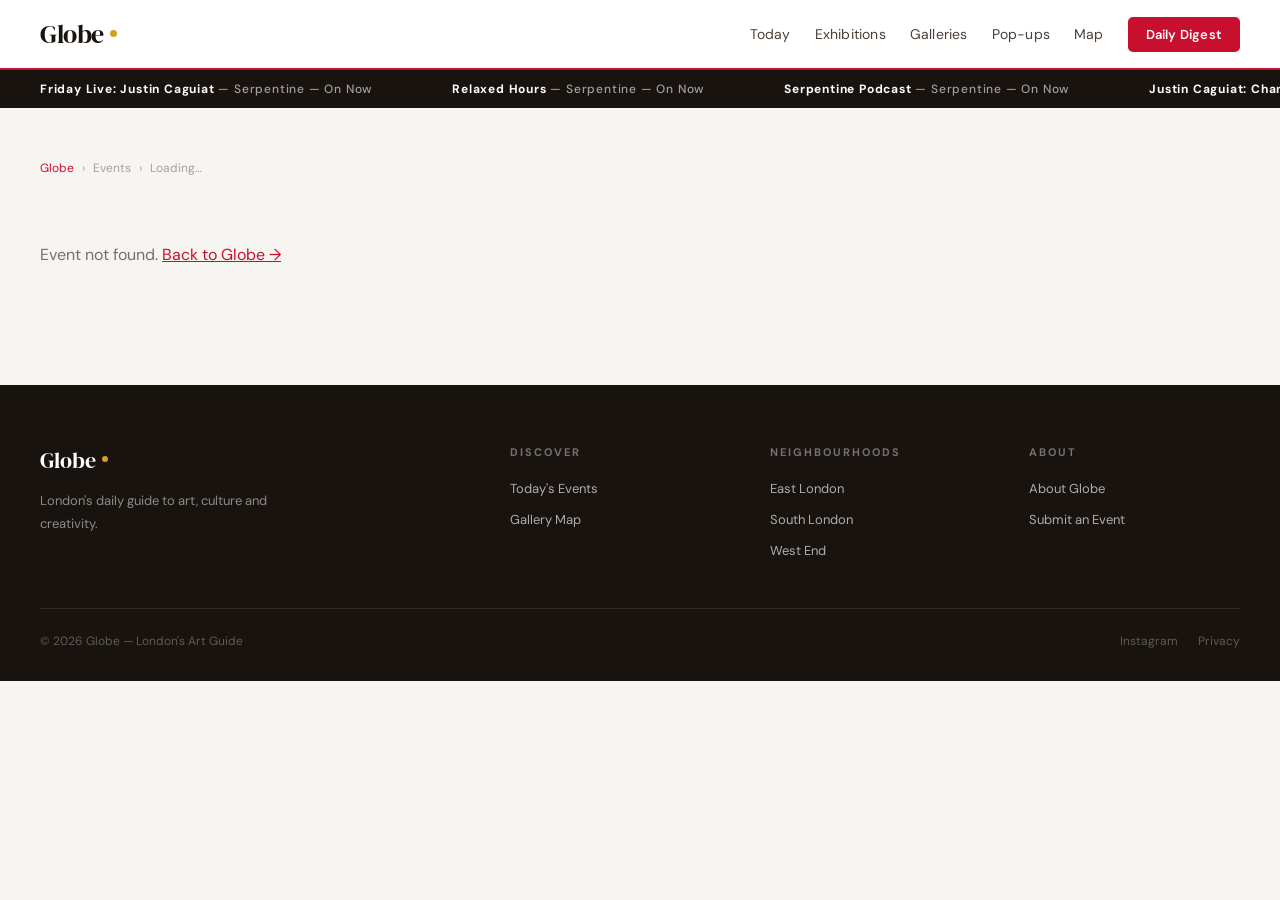
<file: event.html>
<!DOCTYPE html>
<html lang="en">
<head>
<meta charset="UTF-8"><meta name="viewport" content="width=device-width, initial-scale=1.0">
<title>Event — Globe</title>
<link href="https://fonts.googleapis.com/css2?family=Playfair+Display:ital,wght@0,400;0,700;0,900;1,400;1,700&family=DM+Sans:wght@300;400;500;600&family=DM+Serif+Display:ital@0;1&display=swap" rel="stylesheet">
<link rel="stylesheet" href="globe-shared.css">
<style>
.event-hero{max-width:1400px;margin:0 auto;padding:52px 40px 0;}
.breadcrumb{font-size:12px;color:var(--ink-4);margin-bottom:28px;display:flex;align-items:center;gap:8px;}
.breadcrumb a{color:var(--red);text-decoration:none;}
.breadcrumb a:hover{text-decoration:underline;}
.event-layout{display:grid;grid-template-columns:1fr 380px;gap:56px;align-items:start;padding-bottom:80px;}
.event-main{}
.event-color-bar{height:6px;border-radius:3px;margin-bottom:28px;}
.event-main .event-tag{font-size:11px;}
.event-main h1{font-family:'Playfair Display',serif;font-size:clamp(32px,4vw,54px);line-height:1.1;letter-spacing:-.5px;color:var(--ink);margin:12px 0 8px;}
.event-artist{font-size:16px;color:var(--ink-3);margin-bottom:28px;}
.event-description{font-size:15px;line-height:1.85;color:var(--ink-2);margin-bottom:36px;}
.event-description p{margin-bottom:16px;}
.event-description p:last-child{margin-bottom:0;}

/* META PILLS */
.event-meta-grid{display:grid;grid-template-columns:1fr 1fr;gap:14px;margin-bottom:36px;}
.meta-block{background:var(--surface);border:1px solid var(--border);border-radius:10px;padding:16px 18px;}
.meta-block .meta-label{font-size:10px;font-weight:700;letter-spacing:1.5px;text-transform:uppercase;color:var(--ink-4);margin-bottom:5px;}
.meta-block .meta-value{font-size:14px;font-weight:600;color:var(--ink);}
.meta-block .meta-sub{font-size:12px;color:var(--ink-3);margin-top:2px;}

/* MAP EMBED */
.event-map{border-radius:10px;overflow:hidden;border:1px solid var(--border);height:180px;background:var(--surface-2);display:flex;align-items:center;justify-content:center;font-size:13px;color:var(--ink-4);margin-bottom:36px;position:relative;}
.event-map-label{position:absolute;bottom:12px;left:12px;background:white;border-radius:6px;padding:6px 12px;font-size:12px;font-weight:600;color:var(--ink);box-shadow:0 2px 8px rgba(0,0,0,.12);}

/* SIDEBAR */
.event-sidebar{position:sticky;top:100px;}
.booking-card{background:var(--surface);border-radius:14px;border:1px solid var(--border);overflow:hidden;box-shadow:0 8px 32px rgba(0,0,0,.07);}
.booking-card-header{padding:22px 24px 20px;}
.booking-card-price{font-family:'Playfair Display',serif;font-size:32px;font-weight:700;color:var(--red);margin-bottom:4px;}
.booking-card-price.free{color:var(--green);}
.booking-card-title{font-size:13px;color:var(--ink-3);}
.booking-card-body{padding:0 24px 24px;display:flex;flex-direction:column;gap:12px;}

/* TICKET ROW */
.ticket-row{background:var(--bg);border:2px solid var(--border);border-radius:10px;padding:14px 16px;display:flex;align-items:center;justify-content:space-between;cursor:pointer;transition:border-color .2s,background .2s;}
.ticket-row:hover,.ticket-row.sel{border-color:var(--red);background:var(--red-dim);}
.ticket-row-info h4{font-size:14px;font-weight:600;color:var(--ink);}
.ticket-row-info p{font-size:11px;color:var(--ink-3);margin-top:1px;}
.ticket-row-right{display:flex;align-items:center;gap:14px;}
.t-price{font-family:'Playfair Display',serif;font-size:18px;color:var(--red);font-weight:700;text-align:right;min-width:44px;}
.qty-ctrl{display:flex;align-items:center;border:1.5px solid var(--border);border-radius:7px;overflow:hidden;background:var(--surface);}
.qty-b{width:30px;height:30px;border:none;background:none;font-size:16px;cursor:pointer;color:var(--ink-3);transition:background .15s,color .15s;line-height:1;}
.qty-b:hover{background:var(--bg);color:var(--red);}
.qty-n{width:32px;text-align:center;font-size:14px;font-weight:700;color:var(--ink);border-left:1.5px solid var(--border);border-right:1.5px solid var(--border);padding:5px 0;}

/* RSVP FORM */
.rsvp-form{display:flex;flex-direction:column;gap:10px;}
.rsvp-note{background:var(--gold-dim);border-radius:8px;padding:12px 14px;font-size:12px;color:#7A5A00;line-height:1.6;margin-bottom:4px;}
.rsvp-field{padding:11px 14px;border:1.5px solid var(--border);border-radius:8px;font-size:14px;color:var(--ink);font-family:'DM Sans',sans-serif;outline:none;background:var(--surface);transition:border-color .2s;}
.rsvp-field:focus{border-color:var(--red);}
.rsvp-field.err{border-color:var(--red);background:#fff8f8;}

/* ORDER SUMMARY */
.order-summary-mini{border-top:1px solid var(--border);padding:16px 24px;}
.summary-line-mini{display:flex;justify-content:space-between;font-size:13px;color:var(--ink-3);padding:3px 0;}
.summary-line-mini strong{color:var(--ink);}
.summary-total-mini{display:flex;justify-content:space-between;padding:10px 0 0;margin-top:8px;border-top:1px solid var(--border);}
.summary-total-mini .label{font-weight:700;font-size:15px;color:var(--ink);}
.summary-total-mini .amount{font-family:'Playfair Display',serif;font-size:22px;font-weight:700;color:var(--ink);}

/* SECURE NOTE */
.secure-strip{background:var(--green-dim);border-radius:8px;padding:10px 14px;font-size:11px;color:var(--green);font-weight:600;display:flex;align-items:center;gap:8px;margin:0 24px 20px;}

/* SUCCESS */
.success-overlay{position:fixed;inset:0;background:rgba(24,19,15,.75);z-index:999;display:flex;align-items:center;justify-content:center;opacity:0;pointer-events:none;transition:opacity .3s;backdrop-filter:blur(4px);}
.success-overlay.show{opacity:1;pointer-events:all;}
.success-card{background:var(--surface);border-radius:20px;padding:52px 48px;text-align:center;max-width:480px;width:90%;transform:translateY(30px);transition:transform .4s cubic-bezier(.22,1,.36,1);box-shadow:0 32px 80px rgba(0,0,0,.2);}
.success-overlay.show .success-card{transform:translateY(0);}
.success-icon{width:72px;height:72px;background:var(--green);border-radius:50%;display:flex;align-items:center;justify-content:center;font-size:30px;color:white;margin:0 auto 24px;}
.success-card h2{font-family:'Playfair Display',serif;font-size:32px;color:var(--ink);margin-bottom:12px;line-height:1.2;}
.success-card h2 em{color:var(--red);}
.success-card p{font-size:14px;color:var(--ink-3);line-height:1.7;margin-bottom:24px;}
.booking-ref{background:var(--bg);border-radius:10px;padding:14px 20px;margin-bottom:28px;}
.ref-label{font-size:10px;font-weight:700;letter-spacing:1.5px;text-transform:uppercase;color:var(--ink-4);margin-bottom:6px;}
.ref-num{font-family:'Playfair Display',serif;font-size:24px;color:var(--ink);letter-spacing:2px;}
.success-btn{background:var(--red);color:white;border:none;padding:13px 28px;border-radius:8px;font-size:14px;font-weight:700;cursor:pointer;font-family:'DM Sans',sans-serif;transition:background .2s;}
.success-btn:hover{background:var(--red-light);}

/* RELATED */
.related-section{max-width:1400px;margin:0 auto;padding:0 40px 80px;}
.related-grid{display:grid;grid-template-columns:repeat(3,1fr);gap:18px;}

@media(max-width:900px){
  .event-layout{grid-template-columns:1fr;gap:28px;}
  .event-sidebar{position:static;}
  .event-hero,.related-section{padding-left:24px;padding-right:24px;}
  .event-meta-grid{grid-template-columns:1fr 1fr;}
  .related-grid{grid-template-columns:1fr 1fr;}
}
@media(max-width:560px){
  .event-hero{padding:20px 16px 0;}
  .related-section{padding-left:16px;padding-right:16px;}
  .event-meta-grid{grid-template-columns:1fr;}
  .related-grid{grid-template-columns:1fr;}
  .booking-card-price{font-size:26px;}
  .booking-card-body{padding:0 16px 20px;}
  .booking-card-header{padding:18px 16px 14px;}
  .event-layout{gap:20px;}
}
@media(max-width:900px){
  .event-map{height:200px;}
}
</style>
</head>
<body>

<header>
  <div class="header-inner">
    <a class="logo" href="index.html"><span class="logo-globe">Globe</span><span class="logo-dot"></span></a>
    <nav>
      <a href="index.html">Today</a>
      <a href="index.html">Exhibitions</a>
      <a href="index.html">Galleries</a>
      <a href="index.html">Pop-ups</a>
      <a href="map.html">Map</a>
      <a href="index.html#newsletter" class="nav-cta">Daily Digest</a>
    </nav>
    <button class="hamburger" id="hamburger" aria-label="Menu" onclick="toggleMobileNav()">
      <span></span><span></span><span></span>
    </button>
  </div>
</header>

<!-- MOBILE NAV -->
<div class="mobile-nav-overlay" id="mobile-nav-overlay" onclick="closeMobileNav()"></div>
<div class="mobile-nav-drawer" id="mobile-nav-drawer">
  <div class="mobile-nav-header">
    <a class="logo" href="index.html"><span class="logo-globe">Globe</span><span class="logo-dot"></span></a>
    <button class="mobile-nav-close" onclick="closeMobileNav()">✕</button>
  </div>
  <div class="mobile-nav-links">
    <a href="index.html" class="active">Today's Events</a>
    <a href="map.html" class="active">Gallery Map</a>
    <a href="neighbourhood.html?area=east-london" class="active">East London</a>
    <a href="neighbourhood.html?area=south-london" class="active">South London</a>
    <a href="about.html">About Globe</a>
    <a href="submit.html">Submit an Event</a>
    <a href="index.html#newsletter" class="mobile-nav-cta">Daily Digest →</a>
  </div>
</div>
<div class="ticker-wrap"><div class="ticker-track" id="ticker-track"></div></div>

<div class="event-hero">
  <div class="breadcrumb"><a href="index.html">Globe</a> › <span id="bc-area">Events</span> › <span id="bc-title">Loading…</span></div>
  <div class="event-layout">
    <div class="event-main" id="event-main">Loading…</div>
    <aside class="event-sidebar" id="event-sidebar"></aside>
  </div>
</div>

<div class="related-section" id="related-section" style="display:none;">
  <div class="section-header"><div class="section-header-left"><h2>More Like This</h2></div></div>
  <div class="related-grid" id="related-grid"></div>
</div>

<!-- FOOTER -->
<footer>
  <div class="footer-inner">
    <div class="footer-top">
      <div class="footer-brand"><div class="footer-logo"><span class="footer-logo-globe">Globe</span><span class="footer-logo-dot"></span></div><p>London's daily guide to art, culture and creativity.</p></div>
      <div class="footer-col"><h6>Discover</h6><ul><li><a href="index.html">Today's Events</a></li><li><a href="map.html">Gallery Map</a></li></ul></div>
      <div class="footer-col"><h6>Neighbourhoods</h6><ul><li><a href="neighbourhood.html?area=east-london">East London</a></li><li><a href="neighbourhood.html?area=south-london">South London</a></li><li><a href="neighbourhood.html?area=west-end">West End</a></li></ul></div>
      <div class="footer-col"><h6>About</h6><ul><li><a href="about.html">About Globe</a></li><li><a href="submit.html">Submit an Event</a></li></ul></div>
    </div>
    <div class="footer-bottom"><p>© 2026 Globe — London's Art Guide</p><div class="footer-socials"><a href="#">Instagram</a><a href="#">Privacy</a></div></div>
  </div>
</footer>

<!-- SUCCESS OVERLAY -->
<div class="success-overlay" id="success-overlay">
  <div class="success-card">
    <div class="success-icon" id="success-icon">✓</div>
    <h2 id="success-title">You're <em>confirmed!</em></h2>
    <p id="success-body">Your booking is confirmed. Check your email for details.</p>
    <div class="booking-ref"><div class="ref-label">Reference</div><div class="ref-num" id="booking-ref">GA-2026-0000</div></div>
    <button class="success-btn" onclick="window.location.href='index.html'">← Back to Globe</button>
  </div>
</div>

<script src="events-data.js"></script>
<script>
// Ticker
(function(){
  const track=document.getElementById('ticker-track');
  const tickerItems=[...GLOBE_EVENTS].sort((a,b)=>(b.highlight?1:0)-(a.highlight?1:0)).slice(0,12);
  const doubled=[...tickerItems,...tickerItems];
  track.innerHTML=doubled.map(t=>`<a class="ticker-item" href="event.html?id=${t.id}"><strong>${t.title}</strong> — ${t.venue} — ${t.date}</a>`).join('');
})();

// Get event from URL
const params = new URLSearchParams(location.search);
const id     = params.get('id');
const ev     = GLOBE_EVENTS.find(e => String(e.id) === String(id));

if (!ev) {
  document.getElementById('event-main').innerHTML = '<p style="padding:40px 0;color:var(--ink-3);">Event not found. <a href="index.html" style="color:var(--red);">Back to Globe →</a></p>';
} else {
  document.title = ev.title + ' — Globe';
  document.getElementById('bc-title').textContent = ev.title;
  document.getElementById('bc-area').textContent  = ev.neighbourhood ? ev.neighbourhood.split('-').map(w=>w[0].toUpperCase()+w.slice(1)).join(' ') : 'Events';

  // ── MAIN CONTENT ──────────────────────────────────────────────────
  const descHTML = ev.description
    ? ev.description.split('\n\n').map(p=>`<p>${p}</p>`).join('')
    : '';

  document.getElementById('event-main').innerHTML = `
    <div class="event-color-bar" style="background:${ev.color};"></div>
    <span class="event-tag ${ev.tagClass||'tag-opening'}">${ev.tag}</span>
    <h1>${ev.title}</h1>
    <div class="event-artist">${ev.artist}</div>
    <div class="event-meta-grid">
      <div class="meta-block"><div class="meta-label">Date</div><div class="meta-value">${ev.date}</div></div>
      <div class="meta-block"><div class="meta-label">Time</div><div class="meta-value">${ev.time}</div></div>
      <div class="meta-block"><div class="meta-label">Venue</div><div class="meta-value">${ev.venue}</div><div class="meta-sub">${ev.address}</div></div>
      <div class="meta-block"><div class="meta-label">Admission</div><div class="meta-value">${ev.priceDisplay}</div></div>
    </div>
    <div class="event-description">${descHTML}</div>
    ${(function(){
      if(ev.lat && ev.lng){
        const lng1=(ev.lng-0.008).toFixed(6), lat1=(ev.lat-0.005).toFixed(6);
        const lng2=(+ev.lng+0.008).toFixed(6), lat2=(+ev.lat+0.005).toFixed(6);
        return '<div class="event-map" style="height:220px;padding:0;background:#e8e4df;">'
          + '<iframe width="100%" height="100%" style="border:0;display:block;" loading="lazy" allowfullscreen'
          + ' src="https://www.openstreetmap.org/export/embed.html?bbox='+lng1+','+lat1+','+lng2+','+lat2+'&layer=mapnik&marker='+ev.lat+','+ev.lng+'"></iframe>'
          + '<div class="event-map-label">📍 '+ev.venue+'</div>'
          + '</div>';
      }
      return '<div class="event-map"><span>📍 '+ev.address+'</span><div class="event-map-label">'+ev.venue+'</div></div>';
    })()}
  `;

  // ── SIDEBAR ────────────────────────────────────────────────────────
  const sidebar = document.getElementById('event-sidebar');

  if (ev.bookingType === 'free') {
    sidebar.innerHTML = `
      <div class="booking-card">
        <div class="booking-card-header">
          <div class="booking-card-price free">Free</div>
          <div class="booking-card-title">No ticket required — just turn up</div>
        </div>
        <div class="booking-card-body">
          <div style="background:var(--green-dim);border-radius:8px;padding:14px 16px;font-size:13px;color:var(--green);line-height:1.6;">
            ✓ This event is free and open to all. No booking needed.
          </div>
          <div style="background:var(--surface-2);border-radius:8px;padding:14px 16px;font-size:13px;color:var(--ink-2);line-height:1.6;">
            📍 <strong>${ev.venue}</strong><br>${ev.address}<br><br>
            🕐 <strong>${ev.time}</strong>
          </div>
          <a href="${ev.url||'#'}" target="_blank" rel="noopener noreferrer" class="btn-primary" style="text-align:center;">↗ Visit organiser website</a>
          <a href="map.html" class="btn-secondary" style="text-align:center;">View on Map →</a>
        </div>
      </div>`;

  } else if (ev.bookingType === 'rsvp') {
    sidebar.innerHTML = `
      <div class="booking-card">
        <div class="booking-card-header">
          <div class="booking-card-price free">Free RSVP</div>
          <div class="booking-card-title">Reserve your place on the organiser's site</div>
        </div>
        <div class="booking-card-body">
          ${ev.rsvpNote?`<div class="rsvp-note">ℹ️ ${ev.rsvpNote}</div>`:''}
          <div style="background:var(--gold-dim);border-radius:8px;padding:14px 16px;font-size:13px;color:#7A5A00;line-height:1.6;">
            📍 <strong>${ev.venue}</strong><br>${ev.address}<br><br>
            🕐 <strong>${ev.time}</strong>
          </div>
          <a href="${ev.url||'#'}" target="_blank" rel="noopener noreferrer" class="btn-primary" style="text-align:center;">↗ RSVP on organiser site</a>
          <a href="map.html" class="btn-secondary" style="text-align:center;">View on Map →</a>
        </div>
      </div>`;

  } else if (ev.bookingType === 'paid') {
    const lowestPrice = ev.tickets ? Math.min(...ev.tickets.filter(t=>t.price>0).map(t=>t.price)) : ev.priceNum || 0;
    sidebar.innerHTML = `
      <div class="booking-card">
        <div class="booking-card-header">
          <div class="booking-card-price">From £${lowestPrice}</div>
          <div class="booking-card-title">per ticket — via the organiser's website</div>
        </div>
        <div class="booking-card-body">
          <div style="background:var(--bg);border-radius:8px;padding:14px 16px;font-size:13px;color:var(--ink-2);line-height:1.7;">
            📍 <strong>${ev.venue}</strong><br><span style="color:var(--ink-3)">${ev.address}</span><br><br>
            🕐 <strong>${ev.time}</strong><br>
            📅 <strong>${ev.date}</strong>
          </div>
          <a href="${ev.url||'#'}" target="_blank" rel="noopener noreferrer" class="btn-primary" style="text-align:center;display:block;padding:15px;">Book Tickets →</a>
          <p style="font-size:11px;color:var(--ink-4);text-align:center;line-height:1.6;">Globe links directly to the organiser — no extra fees, ever.</p>
        </div>
      </div>`;

  }

  // ── RELATED EVENTS ─────────────────────────────────────────────────
  const related = GLOBE_EVENTS.filter(e => String(e.id)!==String(id) && (e.neighbourhood===ev.neighbourhood||e.category===ev.category)).slice(0,3);
  if(related.length){
    document.getElementById('related-section').style.display='';
    document.getElementById('related-grid').innerHTML = related.map(r=>`
      <a class="event-card" href="event.html?id=${r.id}">
        <div class="event-card-bar" style="background:${r.color};"></div>
        <div class="event-card-body">
          <span class="event-tag ${r.tagClass||'tag-opening'}">${r.tag}</span>
          <h4>${r.title}</h4>
          <div class="venue">${r.venue}</div>
          <div class="event-card-footer">
            <span class="event-time">${r.time}</span>
            <span class="event-price">${r.priceDisplay}</span>
            <span class="book-btn">View →</span>
          </div>
        </div>
      </a>`).join('');
  }
}



// Scroll reveal
const io=new IntersectionObserver(e=>e.forEach(x=>{if(x.isIntersecting){x.target.classList.add('visible');io.unobserve(x.target);}}),{threshold:.08});
document.querySelectorAll('.reveal').forEach(el=>io.observe(el));

// Mobile Nav
function toggleMobileNav(){const open=document.getElementById('mobile-nav-drawer').classList.toggle('open');document.getElementById('mobile-nav-overlay').classList.toggle('open',open);document.getElementById('hamburger').classList.toggle('open',open);document.body.style.overflow=open?'hidden':'';}
function closeMobileNav(){document.getElementById('mobile-nav-drawer').classList.remove('open');document.getElementById('mobile-nav-overlay').classList.remove('open');document.getElementById('hamburger').classList.remove('open');document.body.style.overflow='';}
</script>
</body>
</html>
</file>
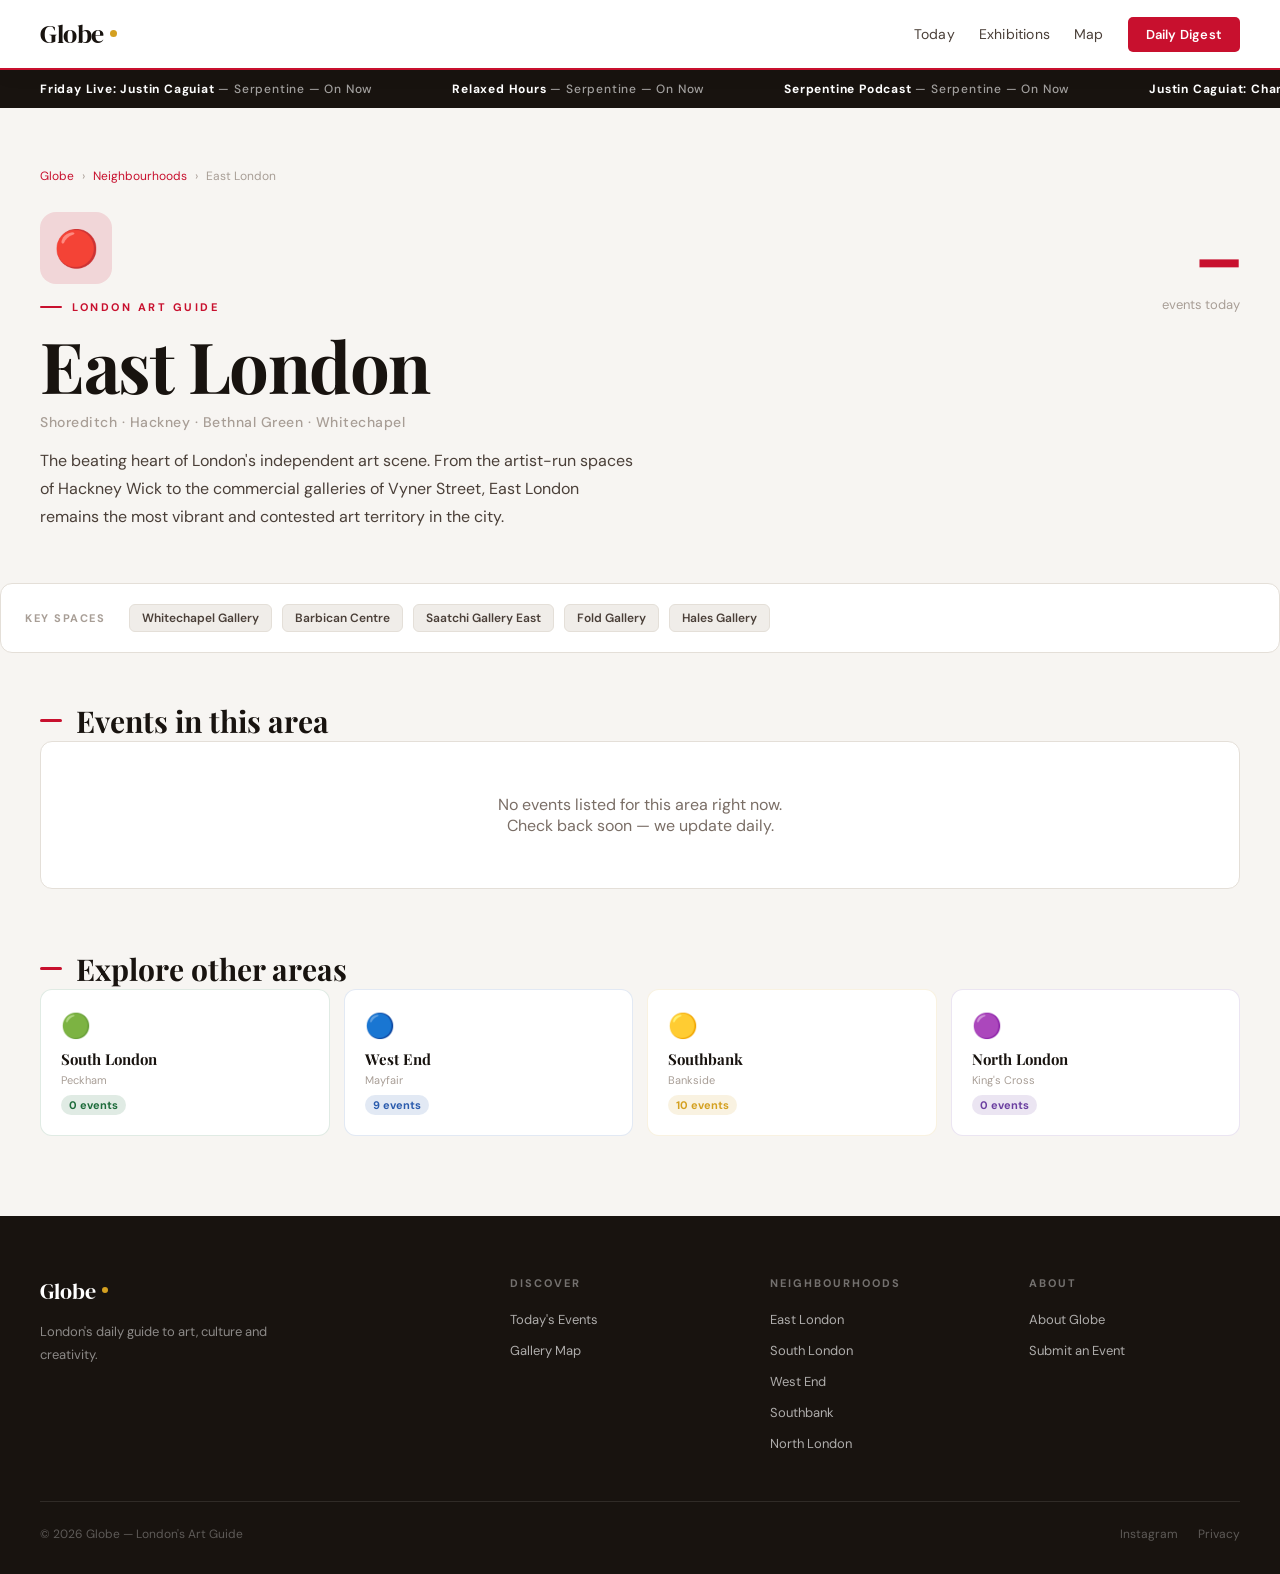
<file: neighbourhood.html>
<!DOCTYPE html>
<html lang="en">
<head>
<meta charset="UTF-8"><meta name="viewport" content="width=device-width, initial-scale=1.0">
<title>Neighbourhood — Globe</title>
<link href="https://fonts.googleapis.com/css2?family=Playfair+Display:ital,wght@0,400;0,700;0,900;1,400;1,700&family=DM+Sans:wght@300;400;500;600&family=DM+Serif+Display:ital@0;1&display=swap" rel="stylesheet">
<link rel="stylesheet" href="globe-shared.css">
<style>
.area-hero{padding:60px 40px 0;max-width:1400px;margin:0 auto;}
.breadcrumb{font-size:12px;color:var(--ink-4);margin-bottom:28px;display:flex;align-items:center;gap:8px;}
.breadcrumb a{color:var(--red);text-decoration:none;}
.area-hero-inner{display:grid;grid-template-columns:1fr auto;gap:40px;align-items:start;margin-bottom:52px;}
.area-badge{width:72px;height:72px;border-radius:16px;display:flex;align-items:center;justify-content:center;font-size:36px;margin-bottom:16px;}
.area-hero h1{font-family:'Playfair Display',serif;font-size:clamp(40px,5.5vw,72px);line-height:1.06;letter-spacing:-1.5px;color:var(--ink);margin-bottom:10px;}
.area-tagline{font-size:14px;font-weight:500;color:var(--ink-4);letter-spacing:.5px;margin-bottom:16px;}
.area-desc{font-size:16px;color:var(--ink-2);line-height:1.75;max-width:600px;}
.area-stat{text-align:right;}
.area-stat .big{font-family:'Playfair Display',serif;font-size:80px;line-height:1;font-weight:700;letter-spacing:-3px;}
.area-stat p{font-size:13px;color:var(--ink-4);margin-top:4px;}

.highlights-strip{background:var(--surface);border:1px solid var(--border);border-radius:12px;padding:20px 24px;margin:0 40px 48px;max-width:1320px;margin:0 auto 48px;display:flex;align-items:center;gap:24px;flex-wrap:wrap;}
.hl-label{font-size:11px;font-weight:700;letter-spacing:1.5px;text-transform:uppercase;color:var(--ink-4);flex-shrink:0;}
.hl-items{display:flex;gap:10px;flex-wrap:wrap;}
.hl-pill{background:var(--surface-2);border:1px solid var(--border);border-radius:6px;padding:5px 12px;font-size:12px;font-weight:600;color:var(--ink-2);}

.area-content{max-width:1400px;margin:0 auto;padding:0 40px 80px;}
.events-grid{display:grid;grid-template-columns:repeat(3,1fr);gap:18px;margin-bottom:60px;}
.no-events{background:var(--surface);border-radius:12px;border:1px solid var(--border);padding:52px;text-align:center;}
.no-events p{font-size:16px;color:var(--ink-3);}

/* OTHER AREAS */
.other-areas{margin-top:60px;}
.other-grid{display:grid;grid-template-columns:repeat(4,1fr);gap:14px;}
.other-card{background:var(--surface);border-radius:12px;border:1px solid var(--border);padding:20px;text-decoration:none;color:inherit;transition:transform .2s,box-shadow .2s;}
.other-card:hover{transform:translateY(-4px);box-shadow:0 12px 32px rgba(0,0,0,.08);}
.other-card .icon{font-size:24px;margin-bottom:8px;display:block;}
.other-card h5{font-family:'Playfair Display',serif;font-size:15px;color:var(--ink);margin-bottom:4px;}
.other-card p{font-size:11px;color:var(--ink-4);}
.other-card .count{font-size:11px;font-weight:700;margin-top:8px;display:inline-block;padding:3px 8px;border-radius:10px;}

@media(max-width:1000px){
  .area-hero-inner{grid-template-columns:1fr;}
  .area-stat{text-align:left;}
  .events-grid{grid-template-columns:1fr 1fr;}
  .other-grid{grid-template-columns:1fr 1fr;}
  .area-hero,.area-content{padding-left:24px;padding-right:24px;}
  .highlights-strip{margin:0 24px 40px;}
}
@media(max-width:640px){
  .area-hero{padding:28px 16px 0;}
  .area-content{padding:0 16px 60px;}
  .events-grid{grid-template-columns:1fr;}
  .other-grid{grid-template-columns:1fr 1fr;}
  .highlights-strip{margin:0 16px 32px;padding:16px;}
  .area-stat .big{font-size:56px;}
  .area-title{font-size:clamp(40px,12vw,72px);}
}
@media(max-width:400px){
  .other-grid{grid-template-columns:1fr;}
}
</style>
</head>
<body>

<header>
  <div class="header-inner">
    <a class="logo" href="index.html"><span class="logo-globe">Globe</span><span class="logo-dot"></span></a>
    <nav>
      <a href="index.html">Today</a>
      <a href="index.html">Exhibitions</a>
      <a href="map.html">Map</a>
      <a href="index.html#newsletter" class="nav-cta">Daily Digest</a>
    </nav>
    <button class="hamburger" id="hamburger" aria-label="Menu" onclick="toggleMobileNav()">
      <span></span><span></span><span></span>
    </button>
  </div>
</header>

<!-- MOBILE NAV -->
<div class="mobile-nav-overlay" id="mobile-nav-overlay" onclick="closeMobileNav()"></div>
<div class="mobile-nav-drawer" id="mobile-nav-drawer">
  <div class="mobile-nav-header">
    <a class="logo" href="index.html"><span class="logo-globe">Globe</span><span class="logo-dot"></span></a>
    <button class="mobile-nav-close" onclick="closeMobileNav()">✕</button>
  </div>
  <div class="mobile-nav-links">
    <a href="index.html" class="active">Today's Events</a>
    <a href="map.html" class="active">Gallery Map</a>
    <a href="neighbourhood.html?area=east-london" class="active">East London</a>
    <a href="neighbourhood.html?area=south-london" class="active">South London</a>
    <a href="about.html">About Globe</a>
    <a href="submit.html">Submit an Event</a>
    <a href="index.html#newsletter" class="mobile-nav-cta">Daily Digest →</a>
  </div>
</div>
<div class="ticker-wrap"><div class="ticker-track" id="ticker-track"></div></div>

<div class="area-hero">
  <div class="breadcrumb"><a href="index.html">Globe</a> › <a href="index.html">Neighbourhoods</a> › <span id="bc-area">Loading…</span></div>
  <div class="area-hero-inner">
    <div>
      <div class="area-badge" id="area-badge">◎</div>
      <div class="section-eyebrow" id="area-eyebrow">London Art</div>
      <h1 id="area-title">Loading…</h1>
      <div class="area-tagline" id="area-tagline"></div>
      <p class="area-desc" id="area-desc"></p>
    </div>
    <div class="area-stat">
      <div class="big" id="area-count" style="color:var(--red);">0</div>
      <p>events today</p>
    </div>
  </div>
</div>

<div class="highlights-strip" id="highlights-strip" style="padding:20px 24px;background:var(--surface);border:1px solid var(--border);border-radius:12px;max-width:1320px;margin:0 auto 48px;display:flex;align-items:center;gap:24px;flex-wrap:wrap;">
  <span class="hl-label">Key Spaces</span>
  <div class="hl-items" id="hl-items"></div>
</div>

<div class="area-content">
  <div class="section-header reveal">
    <div class="section-header-left"><h2 style="font-family:'Playfair Display',serif;font-size:30px;color:var(--ink);display:flex;align-items:center;gap:14px;"><span style="display:block;width:22px;height:3px;background:var(--red);border-radius:2px;flex-shrink:0;"></span>Events in this area</h2></div>
  </div>
  <div class="events-grid" id="area-events-grid"></div>

  <div class="other-areas">
    <div class="section-header reveal"><div class="section-header-left"><h2 style="font-family:'Playfair Display',serif;font-size:30px;color:var(--ink);display:flex;align-items:center;gap:14px;"><span style="display:block;width:22px;height:3px;background:var(--red);border-radius:2px;flex-shrink:0;"></span>Explore other areas</h2></div></div>
    <div class="other-grid" id="other-areas-grid"></div>
  </div>
</div>

<footer>
  <div class="footer-inner">
    <div class="footer-top">
      <div class="footer-brand"><div class="footer-logo"><span class="footer-logo-globe">Globe</span><span class="footer-logo-dot"></span></div><p>London's daily guide to art, culture and creativity.</p></div>
      <div class="footer-col"><h6>Discover</h6><ul><li><a href="index.html">Today's Events</a></li><li><a href="map.html">Gallery Map</a></li></ul></div>
      <div class="footer-col"><h6>Neighbourhoods</h6><ul><li><a href="neighbourhood.html?area=east-london">East London</a></li><li><a href="neighbourhood.html?area=south-london">South London</a></li><li><a href="neighbourhood.html?area=west-end">West End</a></li><li><a href="neighbourhood.html?area=southbank">Southbank</a></li><li><a href="neighbourhood.html?area=north-london">North London</a></li></ul></div>
      <div class="footer-col"><h6>About</h6><ul><li><a href="about.html">About Globe</a></li><li><a href="submit.html">Submit an Event</a></li></ul></div>
    </div>
    <div class="footer-bottom"><p>© 2026 Globe — London's Art Guide</p><div class="footer-socials"><a href="#">Instagram</a><a href="#">Privacy</a></div></div>
  </div>
</footer>

<script src="globe-data.js"></script>
<script src="events-data.js"></script>
<script>
// Ticker
(function(){const track=document.getElementById('ticker-track');const tickerItems=[...GLOBE_EVENTS].sort((a,b)=>(b.highlight?1:0)-(a.highlight?1:0)).slice(0,12);const doubled2=[...tickerItems,...tickerItems];track.innerHTML=doubled2.map(t=>`<a class="ticker-item" href="event.html?id=${t.id}"><strong>${t.title}</strong> — ${t.venue} — ${t.date}</a>`).join('');})();

const params = new URLSearchParams(location.search);
const areaKey = params.get('area') || 'east-london';
const area    = GLOBE.neighbourhoods[areaKey];

if (area) {
  document.title = area.name + ' — Globe';
  document.getElementById('bc-area').textContent  = area.name;
  document.getElementById('area-badge').textContent = area.icon;
  document.getElementById('area-badge').style.background = area.color + '22';
  document.getElementById('area-eyebrow').textContent = 'London Art Guide';
  document.getElementById('area-title').textContent    = area.name;
  document.getElementById('area-tagline').textContent  = area.tagline;
  document.getElementById('area-desc').textContent     = area.description;
  document.getElementById('area-count').style.color    = area.color;

  // Highlights
  document.getElementById('hl-items').innerHTML = area.highlights.map(h=>`<span class="hl-pill">${h}</span>`).join('');

  // Area events
  const areaEvents = GLOBE_EVENTS.filter(e => e.neighbourhood === areaKey);
  document.getElementById('area-count').textContent = areaEvents.length || '–';

  if (areaEvents.length) {
    document.getElementById('area-events-grid').innerHTML = areaEvents.map(ev=>`
      <a class="event-card reveal" href="event.html?id=${ev.id}">
        <div class="event-card-bar" style="background:${ev.color};"></div>
        <div class="event-card-body">
          <span class="event-tag ${ev.tagClass||'tag-opening'}">${ev.tag}</span>
          <h4>${ev.title}</h4>
          <div class="venue">${ev.venue}</div>
          <p class="desc">${ev.description?ev.description.replace(/<[^>]+>/g,'').substring(0,90)+'…':''}</p>
          <div class="event-card-footer">
            <span class="event-time">${ev.time}</span>
            <span class="event-price">${ev.priceDisplay}</span>
            <span class="book-btn">${ev.bookingType==='free'?'Info →':'Book →'}</span>
          </div>
        </div>
      </a>`).join('');
  } else {
    document.getElementById('area-events-grid').innerHTML = `<div class="no-events" style="grid-column:1/-1;"><p>No events listed for this area right now.<br>Check back soon — we update daily.</p></div>`;
  }

  // Other areas
  const others = Object.entries(GLOBE.neighbourhoods).filter(([k])=>k!==areaKey);
  document.getElementById('other-areas-grid').innerHTML = others.map(([key,a])=>`
    <a class="other-card" href="neighbourhood.html?area=${key}" style="border-color:${a.color}22;">
      <span class="icon">${a.icon}</span>
      <h5>${a.name}</h5>
      <p>${a.tagline.split(' · ')[0]}</p>
      <span class="count" style="background:${a.color}22;color:${a.color};">${GLOBE_EVENTS.filter(e=>e.neighbourhood===key).length} events</span>
    </a>`).join('');
}

// Scroll reveal
const io=new IntersectionObserver(e=>e.forEach(x=>{if(x.isIntersecting){x.target.classList.add('visible');io.unobserve(x.target);}}),{threshold:.08});
document.querySelectorAll('.reveal').forEach(el=>io.observe(el));
setTimeout(()=>document.querySelectorAll('.reveal:not(.visible)').forEach(el=>io.observe(el)),100);

// Mobile Nav
function toggleMobileNav(){const open=document.getElementById('mobile-nav-drawer').classList.toggle('open');document.getElementById('mobile-nav-overlay').classList.toggle('open',open);document.getElementById('hamburger').classList.toggle('open',open);document.body.style.overflow=open?'hidden':'';}
function closeMobileNav(){document.getElementById('mobile-nav-drawer').classList.remove('open');document.getElementById('mobile-nav-overlay').classList.remove('open');document.getElementById('hamburger').classList.remove('open');document.body.style.overflow='';}
</script>
</body>
</html>
</file>
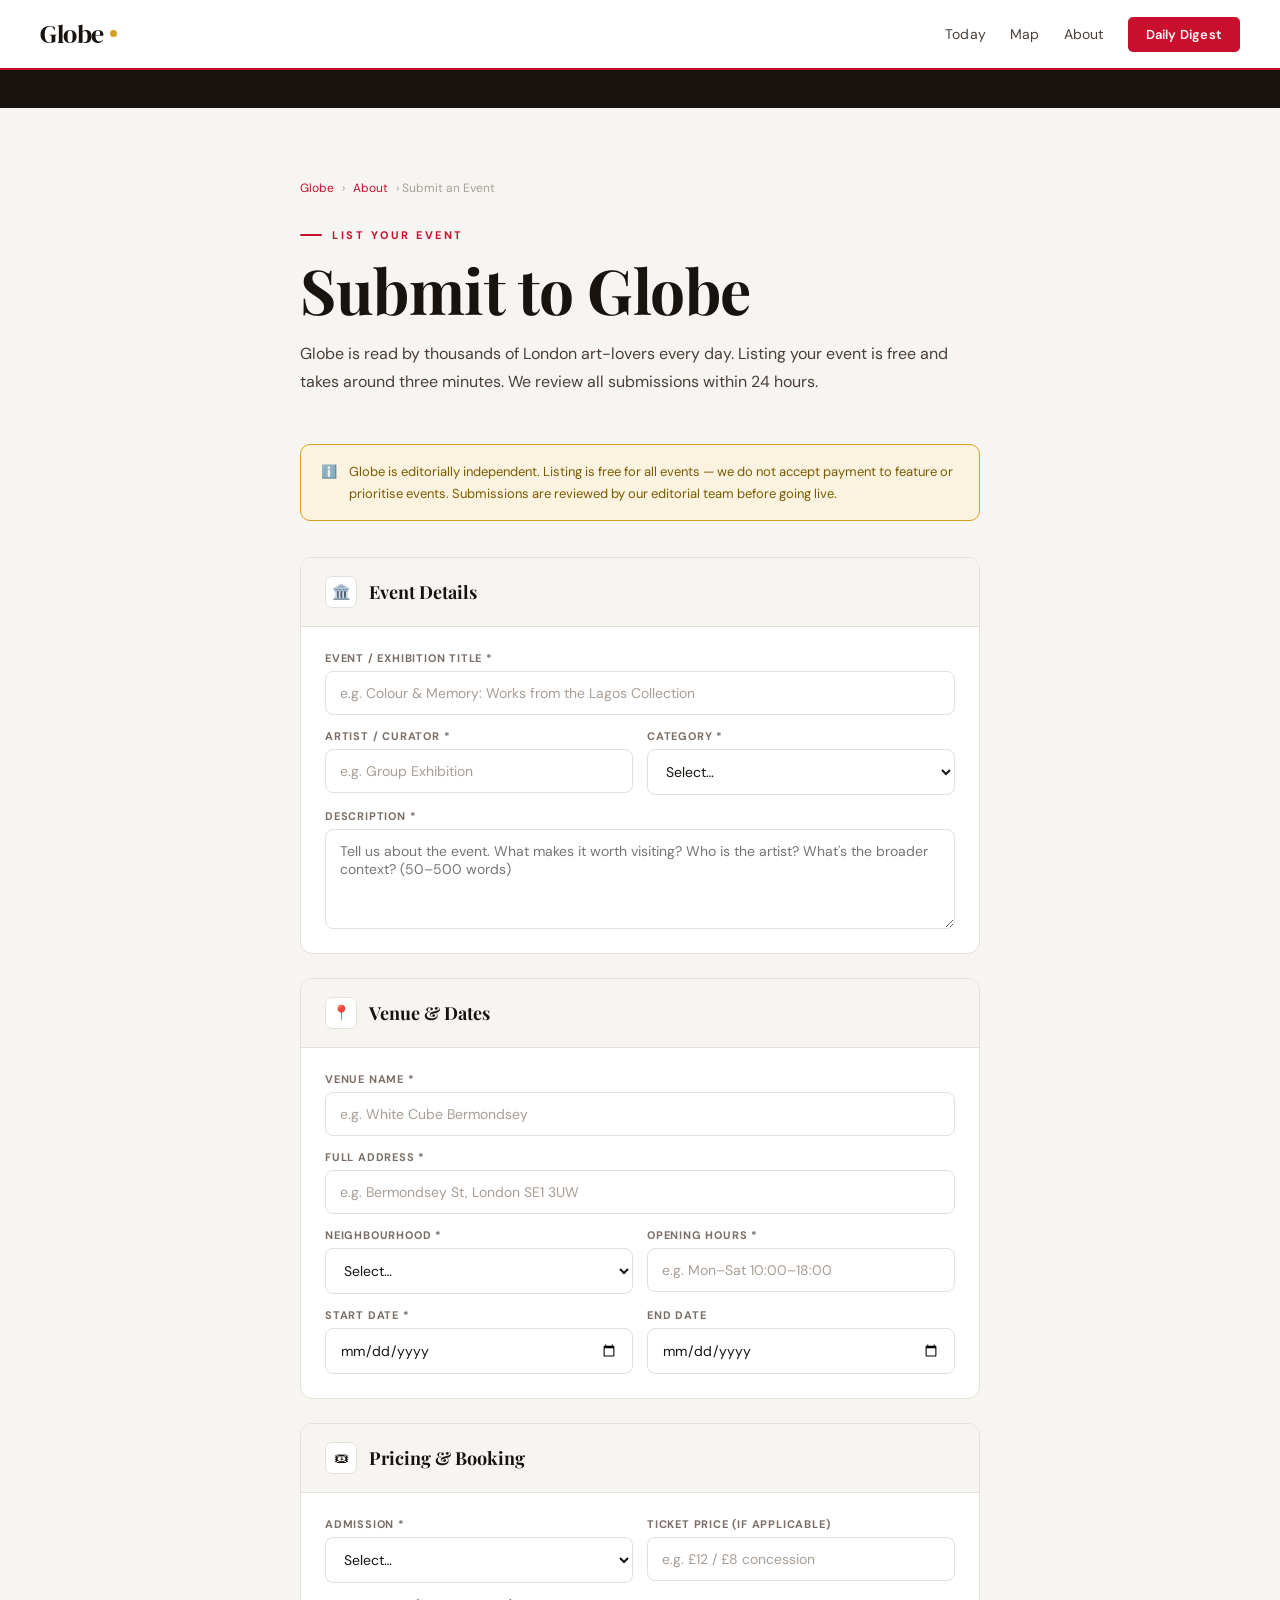
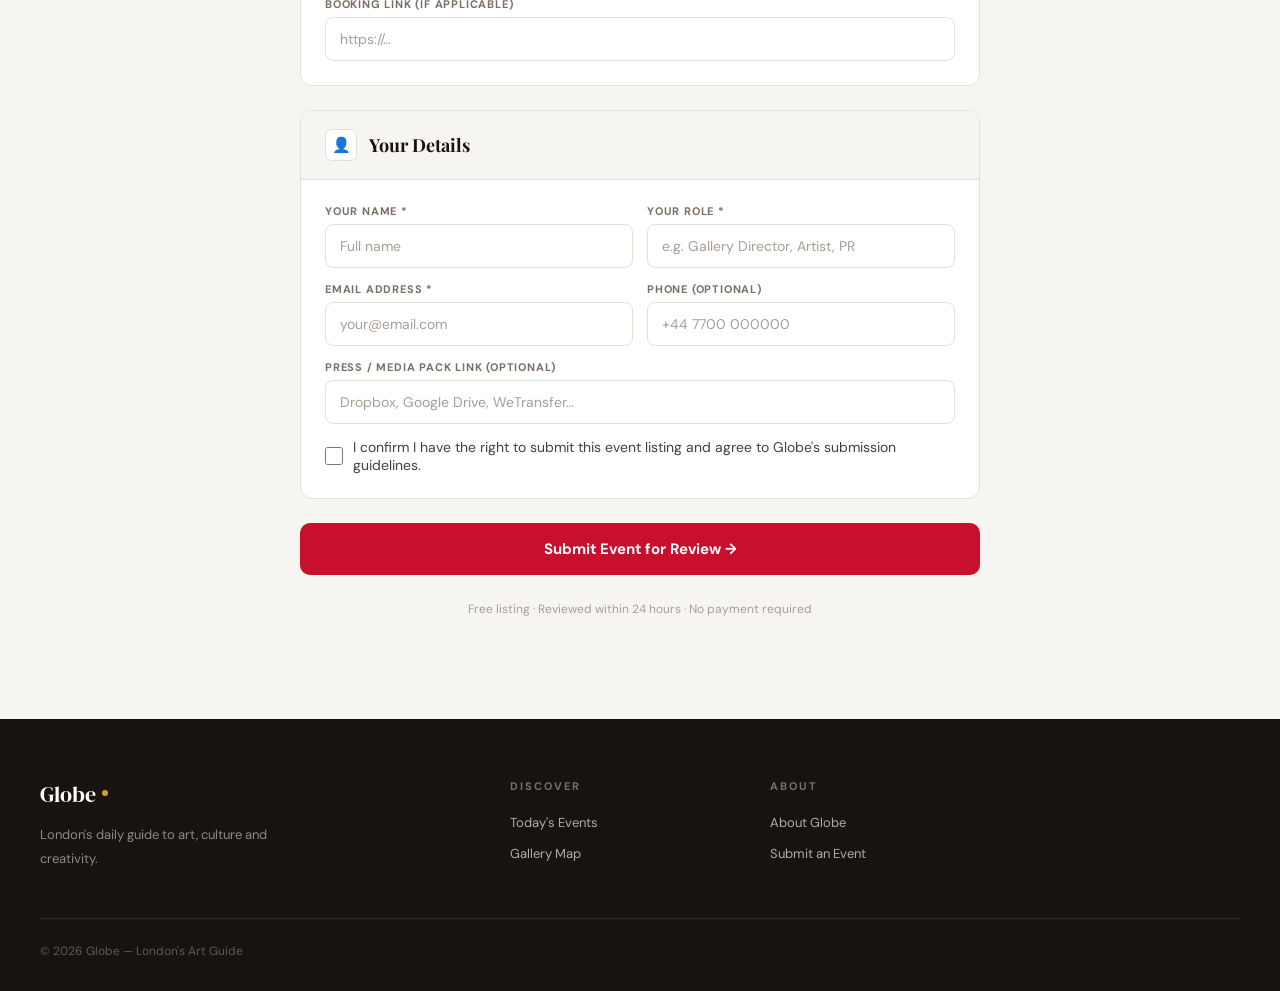
<file: submit.html>
<!DOCTYPE html>
<html lang="en">
<head>
<meta charset="UTF-8"><meta name="viewport" content="width=device-width, initial-scale=1.0">
<title>Submit an Event — Globe</title>
<link href="https://fonts.googleapis.com/css2?family=Playfair+Display:ital,wght@0,400;0,700;0,900;1,400;1,700&family=DM+Sans:wght@300;400;500;600&family=DM+Serif+Display:ital@0;1&display=swap" rel="stylesheet">
<link rel="stylesheet" href="globe-shared.css">
<style>
.submit-wrap{max-width:760px;margin:0 auto;padding:72px 40px 100px;}
.breadcrumb{font-size:12px;color:var(--ink-4);margin-bottom:32px;display:flex;align-items:center;gap:8px;}
.breadcrumb a{color:var(--red);text-decoration:none;}
.submit-intro{margin-bottom:48px;}
.submit-intro h1{font-family:'Playfair Display',serif;font-size:clamp(36px,5vw,62px);line-height:1.1;color:var(--ink);margin-bottom:16px;letter-spacing:-.5px;}
.submit-intro p{font-size:16px;color:var(--ink-2);line-height:1.75;}
.info-banner{background:var(--gold-dim);border:1px solid #D4A020;border-radius:10px;padding:16px 20px;font-size:13px;color:#7A5A00;line-height:1.65;margin-bottom:36px;display:flex;gap:12px;align-items:flex-start;}

.submit-form{display:flex;flex-direction:column;gap:24px;}
.form-section{background:var(--surface);border:1px solid var(--border);border-radius:12px;overflow:hidden;}
.form-section-header{padding:18px 24px;border-bottom:1px solid var(--border);background:var(--bg);display:flex;align-items:center;gap:12px;}
.form-section-header h3{font-family:'Playfair Display',serif;font-size:18px;color:var(--ink);}
.form-section-icon{width:32px;height:32px;background:var(--surface);border-radius:7px;display:flex;align-items:center;justify-content:center;font-size:15px;border:1px solid var(--border);flex-shrink:0;}
.form-section-body{padding:24px;display:flex;flex-direction:column;gap:14px;}
.form-row-2{display:grid;grid-template-columns:1fr 1fr;gap:14px;}
.field textarea{resize:vertical;min-height:100px;}
.checkbox-row{display:flex;align-items:center;gap:10px;cursor:pointer;}
.checkbox-row input[type="checkbox"]{width:18px;height:18px;accent-color:var(--red);cursor:pointer;}
.checkbox-row label{font-size:14px;color:var(--ink-2);cursor:pointer;}
select option{color:var(--ink);}
.submit-btn{background:var(--red);color:white;padding:16px;border:none;border-radius:10px;font-size:15px;font-weight:700;font-family:'DM Sans',sans-serif;cursor:pointer;transition:background .2s,transform .15s;width:100%;}
.submit-btn:hover{background:var(--red-light);transform:translateY(-1px);}
.form-footer{font-size:12px;color:var(--ink-4);text-align:center;line-height:1.7;}

.success-overlay{position:fixed;inset:0;background:rgba(24,19,15,.75);z-index:999;display:flex;align-items:center;justify-content:center;opacity:0;pointer-events:none;transition:opacity .3s;backdrop-filter:blur(4px);}
.success-overlay.show{opacity:1;pointer-events:all;}
.success-card{background:var(--surface);border-radius:20px;padding:52px;text-align:center;max-width:460px;width:90%;box-shadow:0 32px 80px rgba(0,0,0,.2);}
.success-icon{width:72px;height:72px;background:var(--green);border-radius:50%;display:flex;align-items:center;justify-content:center;font-size:30px;color:white;margin:0 auto 24px;}
.success-card h2{font-family:'Playfair Display',serif;font-size:30px;color:var(--ink);margin-bottom:12px;}
.success-card h2 em{color:var(--red);}
.success-card p{font-size:14px;color:var(--ink-3);line-height:1.7;margin-bottom:24px;}
.success-btn{background:var(--red);color:white;border:none;padding:13px 28px;border-radius:8px;font-size:14px;font-weight:700;cursor:pointer;font-family:'DM Sans',sans-serif;}

@media(max-width:640px){
  .submit-wrap{padding:32px 16px 60px;}
  .form-row-2{grid-template-columns:1fr;}
  .submit-intro h1{font-size:clamp(28px,8vw,48px);}
  .form-section-body{padding:18px 16px;}
  .form-section-header{padding:14px 16px;}
}
</style>
</head>
<body>

<header>
  <div class="header-inner">
    <a class="logo" href="index.html"><span class="logo-globe">Globe</span><span class="logo-dot"></span></a>
    <nav><a href="index.html">Today</a><a href="map.html">Map</a><a href="about.html">About</a><a href="index.html#newsletter" class="nav-cta">Daily Digest</a></nav>
  </div>
</header>

<!-- MOBILE NAV -->
<div class="mobile-nav-overlay" id="mobile-nav-overlay" onclick="closeMobileNav()"></div>
<div class="mobile-nav-drawer" id="mobile-nav-drawer">
  <div class="mobile-nav-header">
    <a class="logo" href="index.html"><span class="logo-globe">Globe</span><span class="logo-dot"></span></a>
    <button class="mobile-nav-close" onclick="closeMobileNav()">✕</button>
  </div>
  <div class="mobile-nav-links">
    <a href="index.html">Today's Events</a>
    <a href="map.html">Gallery Map</a>
    <a href="neighbourhood.html?area=east-london">East London</a>
    <a href="neighbourhood.html?area=south-london">South London</a>
    <a href="about.html">About Globe</a>
    <a href="submit.html" class="active">Submit an Event</a>
    <a href="index.html#newsletter" class="mobile-nav-cta">Daily Digest →</a>
  </div>
</div>
<div class="ticker-wrap"><div class="ticker-track" id="ticker-track"></div></div>

<div class="submit-wrap">
  <div class="breadcrumb"><a href="index.html">Globe</a> › <a href="about.html">About</a> › Submit an Event</div>

  <div class="submit-intro">
    <div class="section-eyebrow">List Your Event</div>
    <h1>Submit to Globe</h1>
    <p>Globe is read by thousands of London art-lovers every day. Listing your event is free and takes around three minutes. We review all submissions within 24 hours.</p>
  </div>

  <div class="info-banner">
    ℹ️ <span>Globe is editorially independent. Listing is free for all events — we do not accept payment to feature or prioritise events. Submissions are reviewed by our editorial team before going live.</span>
  </div>

  <form class="submit-form" id="submit-form" onsubmit="handleSubmit(event)">

    <div class="form-section">
      <div class="form-section-header"><div class="form-section-icon">🏛️</div><h3>Event Details</h3></div>
      <div class="form-section-body">
        <div class="field"><label>Event / Exhibition Title *</label><input type="text" id="ev-title" placeholder="e.g. Colour & Memory: Works from the Lagos Collection"><div class="err-msg">Required</div></div>
        <div class="form-row-2">
          <div class="field"><label>Artist / Curator *</label><input type="text" id="ev-artist" placeholder="e.g. Group Exhibition"><div class="err-msg">Required</div></div>
          <div class="field"><label>Category *</label>
            <select id="ev-cat">
              <option value="">Select…</option>
              <option>Exhibition</option>
              <option>Gallery Opening / Private View</option>
              <option>Artist Talk</option>
              <option>Pop-up / Market</option>
              <option>Performance</option>
              <option>Workshop</option>
              <option>Screening</option>
              <option>Other</option>
            </select>
            <div class="err-msg">Required</div>
          </div>
        </div>
        <div class="field"><label>Description *</label><textarea id="ev-desc" placeholder="Tell us about the event. What makes it worth visiting? Who is the artist? What's the broader context? (50–500 words)"></textarea><div class="err-msg">Please provide a description</div></div>
      </div>
    </div>

    <div class="form-section">
      <div class="form-section-header"><div class="form-section-icon">📍</div><h3>Venue & Dates</h3></div>
      <div class="form-section-body">
        <div class="field"><label>Venue Name *</label><input type="text" id="ev-venue" placeholder="e.g. White Cube Bermondsey"><div class="err-msg">Required</div></div>
        <div class="field"><label>Full Address *</label><input type="text" id="ev-address" placeholder="e.g. Bermondsey St, London SE1 3UW"><div class="err-msg">Required</div></div>
        <div class="form-row-2">
          <div class="field"><label>Neighbourhood *</label>
            <select id="ev-area">
              <option value="">Select…</option>
              <option>East London</option>
              <option>South London</option>
              <option>West End</option>
              <option>Southbank</option>
              <option>North London</option>
              <option>Other / Central</option>
            </select>
            <div class="err-msg">Required</div>
          </div>
          <div class="field"><label>Opening Hours *</label><input type="text" id="ev-hours" placeholder="e.g. Mon–Sat 10:00–18:00"><div class="err-msg">Required</div></div>
        </div>
        <div class="form-row-2">
          <div class="field"><label>Start Date *</label><input type="date" id="ev-start"><div class="err-msg">Required</div></div>
          <div class="field"><label>End Date</label><input type="date" id="ev-end"></div>
        </div>
      </div>
    </div>

    <div class="form-section">
      <div class="form-section-header"><div class="form-section-icon">🎟</div><h3>Pricing & Booking</h3></div>
      <div class="form-section-body">
        <div class="form-row-2">
          <div class="field"><label>Admission *</label>
            <select id="ev-price">
              <option value="">Select…</option>
              <option>Free</option>
              <option>Free with RSVP</option>
              <option>Pay what you can</option>
              <option>Paid — standard ticket</option>
              <option>Mixed (some free, some paid)</option>
            </select>
            <div class="err-msg">Required</div>
          </div>
          <div class="field"><label>Ticket Price (if applicable)</label><input type="text" id="ev-ticket-price" placeholder="e.g. £12 / £8 concession"></div>
        </div>
        <div class="field"><label>Booking Link (if applicable)</label><input type="url" id="ev-booking-link" placeholder="https://…"></div>
      </div>
    </div>

    <div class="form-section">
      <div class="form-section-header"><div class="form-section-icon">👤</div><h3>Your Details</h3></div>
      <div class="form-section-body">
        <div class="form-row-2">
          <div class="field"><label>Your Name *</label><input type="text" id="sub-name" placeholder="Full name"><div class="err-msg">Required</div></div>
          <div class="field"><label>Your Role *</label><input type="text" id="sub-role" placeholder="e.g. Gallery Director, Artist, PR"><div class="err-msg">Required</div></div>
        </div>
        <div class="form-row-2">
          <div class="field"><label>Email Address *</label><input type="email" id="sub-email" placeholder="your@email.com"><div class="err-msg">Valid email required</div></div>
          <div class="field"><label>Phone (optional)</label><input type="tel" id="sub-phone" placeholder="+44 7700 000000"></div>
        </div>
        <div class="field"><label>Press / Media Pack Link (optional)</label><input type="url" id="sub-press" placeholder="Dropbox, Google Drive, WeTransfer…"></div>
        <div class="checkbox-row"><input type="checkbox" id="sub-consent"><label for="sub-consent">I confirm I have the right to submit this event listing and agree to Globe's submission guidelines.</label></div>
      </div>
    </div>

    <button type="submit" class="submit-btn">Submit Event for Review →</button>
    <p class="form-footer">Free listing · Reviewed within 24 hours · No payment required</p>
  </form>
</div>

<div class="success-overlay" id="success-overlay">
  <div class="success-card">
    <div class="success-icon">✓</div>
    <h2>Submission <em>received!</em></h2>
    <p>Thank you — we'll review your listing and be in touch within 24 hours. If approved, your event will appear on Globe the following morning.</p>
    <button class="success-btn" onclick="window.location.href='index.html'">Back to Globe →</button>
  </div>
</div>

<footer>
  <div class="footer-inner">
    <div class="footer-top">
      <div class="footer-brand"><div class="footer-logo"><span class="footer-logo-globe">Globe</span><span class="footer-logo-dot"></span></div><p>London's daily guide to art, culture and creativity.</p></div>
      <div class="footer-col"><h6>Discover</h6><ul><li><a href="index.html">Today's Events</a></li><li><a href="map.html">Gallery Map</a></li></ul></div>
      <div class="footer-col"><h6>About</h6><ul><li><a href="about.html">About Globe</a></li><li><a href="submit.html">Submit an Event</a></li></ul></div>
    </div>
    <div class="footer-bottom"><p>© 2026 Globe — London's Art Guide</p></div>
  </div>
</footer>

<script src="globe-data.js"></script>
<script src="events-data.js"></script>
<script>
(function(){const track=document.getElementById('ticker-track');if(!window.GLOBE_EVENTS||!GLOBE_EVENTS.length)return;const items=[...GLOBE_EVENTS].sort((a,b)=>(b.highlight?1:0)-(a.highlight?1:0)).slice(0,12);const d=[...items,...items];track.innerHTML=d.map(t=>`<a class="ticker-item" href="event.html?id=${t.id}"><strong>${t.title}</strong> — ${t.venue} — ${t.date}</a>`).join('');})();

function handleSubmit(e) {
  e.preventDefault();
  const required = ['ev-title','ev-artist','ev-cat','ev-desc','ev-venue','ev-address','ev-area','ev-hours','ev-start','ev-price','sub-name','sub-role','sub-email'];
  let ok = true;
  required.forEach(id=>{
    const el=document.getElementById(id);
    const val=el.value.trim();
    el.classList.toggle('err',!val);
    if(!val)ok=false;
  });
  const email=document.getElementById('sub-email');
  if(email.value&&!email.value.includes('@')){email.classList.add('err');ok=false;}
  const consent=document.getElementById('sub-consent');
  if(!consent.checked){consent.style.outline='2px solid var(--red)';ok=false;}else{consent.style.outline='';}
  if(!ok){const first=document.querySelector('.err');if(first)first.scrollIntoView({behavior:'smooth',block:'center'});return;}
  document.getElementById('success-overlay').classList.add('show');
}
document.querySelectorAll('input,select,textarea').forEach(el=>el.addEventListener('focus',()=>el.classList.remove('err')));

// Mobile Nav
function toggleMobileNav(){const open=document.getElementById('mobile-nav-drawer').classList.toggle('open');document.getElementById('mobile-nav-overlay').classList.toggle('open',open);document.getElementById('hamburger').classList.toggle('open',open);document.body.style.overflow=open?'hidden':'';}
function closeMobileNav(){document.getElementById('mobile-nav-drawer').classList.remove('open');document.getElementById('mobile-nav-overlay').classList.remove('open');document.getElementById('hamburger').classList.remove('open');document.body.style.overflow='';}
</script>
</body>
</html>
</file>
<file: globe-shared.css>
/* ── GLOBE SHARED STYLES ─────────────────────────────────────────── */
:root {
  --bg:        #F7F5F2;
  --surface:   #FFFFFF;
  --surface-2: #F0EDE9;
  --border:    #E4DFD8;
  --red:       #C8102E;
  --red-light: #E8354F;
  --red-dim:   #F8E6E9;
  --red-deep:  #8A0B1E;
  --ink:       #18130F;
  --ink-2:     #4A3F38;
  --ink-3:     #7A6E66;
  --ink-4:     #A89E96;
  --gold:      #D4A020;
  --gold-dim:  #FBF3E0;
  --green:     #1C6B3A;
  --green-dim: #E2F0E8;
  --purple:    #6B3FA0;
  --purple-dim:#EDE6F8;
  --blue:      #2A5BAD;
  --blue-dim:  #EEF3FB;
}
*{margin:0;padding:0;box-sizing:border-box;}
html{scroll-behavior:smooth;}
body{background:var(--bg);color:var(--ink);font-family:'DM Sans',sans-serif;overflow-x:hidden;}

/* REVEAL */
.reveal{opacity:0;transform:translateY(28px);transition:opacity .65s cubic-bezier(.22,1,.36,1),transform .65s cubic-bezier(.22,1,.36,1);}
.reveal.visible{opacity:1;transform:translateY(0);}
.r1{transition-delay:.08s}.r2{transition-delay:.16s}.r3{transition-delay:.24s}.r4{transition-delay:.32s}.r5{transition-delay:.4s}

/* HEADER */
header{background:var(--surface);padding:0 40px;position:sticky;top:0;z-index:300;border-bottom:2px solid var(--red);box-shadow:0 2px 20px rgba(0,0,0,.07);}
.header-inner{max-width:1400px;margin:0 auto;display:flex;align-items:center;justify-content:space-between;height:68px;}
.logo{display:flex;align-items:center;gap:6px;text-decoration:none;}
.logo-globe{font-family:'DM Serif Display',serif;font-size:26px;color:var(--ink);letter-spacing:-.5px;}
.logo-dot{width:7px;height:7px;background:var(--gold);border-radius:50%;flex-shrink:0;margin-bottom:2px;}
nav{display:flex;gap:24px;align-items:center;}
nav a{color:var(--ink-2);text-decoration:none;font-size:14px;font-weight:400;letter-spacing:.2px;transition:color .2s;white-space:nowrap;}
nav a:hover{color:var(--red);}
nav a.active{color:var(--red);font-weight:600;}
.nav-cta{background:var(--red)!important;color:white!important;padding:9px 18px;border-radius:5px;font-weight:600!important;font-size:13px!important;}
.nav-cta:hover{background:var(--red-light)!important;}

/* TICKER */
.ticker-wrap{background:var(--ink);overflow:hidden;height:38px;display:flex;align-items:center;}
.ticker-track{display:flex;gap:0;white-space:nowrap;animation:ticker 60s linear infinite;}
.ticker-track:hover{animation-play-state:paused;}
.ticker-item{font-size:12px;font-weight:500;color:rgba(255,255,255,.6);letter-spacing:.8px;padding:0 40px;cursor:pointer;transition:color .2s;text-decoration:none;display:inline-block;}
.ticker-item:hover{color:var(--gold);}
.ticker-item strong{color:white;}
@keyframes ticker{from{transform:translateX(0)}to{transform:translateX(-50%)}}

/* BUTTONS */
.btn-primary{background:var(--ink);color:white;padding:13px 26px;border-radius:5px;text-decoration:none;font-weight:600;font-size:14px;display:inline-block;transition:background .2s,transform .15s;border:none;cursor:pointer;font-family:'DM Sans',sans-serif;}
.btn-primary:hover{background:var(--red);transform:translateY(-2px);}
.btn-secondary{border:1.5px solid var(--border);color:var(--ink-2);padding:12px 26px;border-radius:5px;text-decoration:none;font-weight:500;font-size:14px;display:inline-block;background:var(--surface);transition:all .2s;cursor:pointer;font-family:'DM Sans',sans-serif;}
.btn-secondary:hover{border-color:var(--red);color:var(--red);}
.btn-red{background:var(--red);color:white;padding:13px 26px;border-radius:5px;text-decoration:none;font-weight:600;font-size:14px;display:inline-block;transition:background .2s,transform .15s;border:none;cursor:pointer;font-family:'DM Sans',sans-serif;}
.btn-red:hover{background:var(--red-light);transform:translateY(-2px);}

/* EVENT TAGS */
.event-tag{display:inline-block;font-size:10px;font-weight:700;letter-spacing:1.2px;text-transform:uppercase;padding:3px 9px;border-radius:3px;margin-bottom:10px;}
.tag-opening{background:var(--red-dim);color:var(--red);}
.tag-exhibition{background:var(--gold-dim);color:#9A6800;}
.tag-major{background:var(--purple-dim);color:var(--purple);}
.tag-talk{background:var(--blue-dim);color:var(--blue);}
.tag-popup{background:var(--green-dim);color:var(--green);}

/* SECTION TITLE */
.section-eyebrow{font-size:11px;font-weight:700;letter-spacing:2.5px;text-transform:uppercase;color:var(--red);display:flex;align-items:center;gap:10px;margin-bottom:14px;}
.section-eyebrow::before{content:'';width:22px;height:2px;background:var(--red);display:block;border-radius:1px;}
.section-title{font-family:'Playfair Display',serif;font-size:clamp(28px,3.5vw,42px);color:var(--ink);line-height:1.1;margin-bottom:8px;}
.section-title em{color:var(--red);font-style:italic;}
.section-sub{font-size:15px;color:var(--ink-3);line-height:1.7;max-width:560px;}

/* CARD */
.event-card{background:var(--surface);border-radius:12px;overflow:hidden;border:1px solid var(--border);transition:transform .22s,box-shadow .22s;cursor:pointer;text-decoration:none;display:block;color:inherit;}
.event-card:hover{transform:translateY(-5px);box-shadow:0 18px 52px rgba(0,0,0,.1);}
.event-card-bar{height:5px;}
.event-card-body{padding:18px 20px 20px;}
.event-card h4{font-family:'Playfair Display',serif;font-size:17px;color:var(--ink);margin-bottom:5px;line-height:1.3;}
.event-card .venue{font-size:12px;color:var(--red);font-weight:600;margin-bottom:8px;}
.event-card .desc{font-size:12px;color:var(--ink-3);line-height:1.6;margin-bottom:14px;}
.event-card-footer{display:flex;justify-content:space-between;align-items:center;padding-top:12px;border-top:1px solid var(--border);gap:8px;flex-wrap:wrap;}
.event-time{font-size:12px;color:var(--ink-3);font-weight:500;}
.event-price{font-size:12px;color:var(--green);font-weight:700;}
.book-btn{background:var(--red);color:white;text-decoration:none;font-size:11px;font-weight:700;padding:6px 13px;border-radius:4px;letter-spacing:.3px;transition:background .2s;white-space:nowrap;}
.book-btn:hover{background:var(--red-light);}

/* HIGHLIGHT CARD */
.event-card.highlight{border:2px solid var(--red);}
.event-card.highlight .event-card-body{position:relative;}
.highlight-badge{position:absolute;top:-8px;right:16px;background:var(--red);color:white;font-size:9px;font-weight:800;letter-spacing:1px;text-transform:uppercase;padding:3px 10px;border-radius:3px;}

/* FOOTER */
footer{background:var(--ink);color:white;padding:60px 40px 32px;}
.footer-inner{max-width:1400px;margin:0 auto;}
.footer-top{display:grid;grid-template-columns:2fr 1fr 1fr 1fr;gap:48px;margin-bottom:48px;}
.footer-brand p{font-size:13px;color:rgba(255,255,255,.5);line-height:1.8;margin-top:14px;max-width:280px;}
.footer-logo{display:flex;align-items:center;gap:6px;}
.footer-logo-globe{font-family:'DM Serif Display',serif;font-size:22px;color:white;}
.footer-logo-dot{width:6px;height:6px;background:var(--gold);border-radius:50%;margin-bottom:2px;}
.footer-col h6{font-size:11px;font-weight:700;letter-spacing:2px;text-transform:uppercase;color:rgba(255,255,255,.4);margin-bottom:18px;}
.footer-col ul{list-style:none;display:flex;flex-direction:column;gap:10px;}
.footer-col a{color:rgba(255,255,255,.65);text-decoration:none;font-size:13px;transition:color .2s;}
.footer-col a:hover{color:var(--gold);}
.footer-bottom{border-top:1px solid rgba(255,255,255,.1);padding-top:24px;display:flex;justify-content:space-between;align-items:center;}
.footer-bottom p{font-size:12px;color:rgba(255,255,255,.3);}
.footer-socials{display:flex;gap:20px;}
.footer-socials a{font-size:12px;color:rgba(255,255,255,.3);text-decoration:none;transition:color .2s;}
.footer-socials a:hover{color:white;}

/* FORM FIELDS */
.field{display:flex;flex-direction:column;gap:6px;}
.field label{font-size:11px;font-weight:700;color:var(--ink-3);letter-spacing:.8px;text-transform:uppercase;}
.field input,.field select,.field textarea{width:100%;padding:12px 14px;border:1.5px solid var(--border);border-radius:8px;font-size:14px;color:var(--ink);background:var(--surface);font-family:'DM Sans',sans-serif;transition:border-color .2s,box-shadow .2s;outline:none;}
.field input:focus,.field select:focus,.field textarea:focus{border-color:var(--red);box-shadow:0 0 0 3px rgba(200,16,46,.08);}
.field input.err,.field select.err{border-color:var(--red);background:#fff8f8;}
.err-msg{font-size:11px;color:var(--red);margin-top:2px;display:none;}
.show-err + .err-msg,.field input.err + .err-msg{display:block;}
.field input::placeholder{color:var(--ink-4);}

/* ── HAMBURGER MENU ─────────────────────────────────────────────── */
.hamburger{display:none;flex-direction:column;justify-content:center;gap:5px;width:40px;height:40px;padding:8px;background:none;border:none;cursor:pointer;flex-shrink:0;border-radius:6px;transition:background .2s;}
.hamburger:hover{background:var(--surface-2);}
.hamburger span{display:block;width:22px;height:2px;background:var(--ink);border-radius:2px;transition:transform .25s,opacity .2s,width .2s;}
.hamburger.open span:nth-child(1){transform:translateY(7px) rotate(45deg);}
.hamburger.open span:nth-child(2){opacity:0;width:0;}
.hamburger.open span:nth-child(3){transform:translateY(-7px) rotate(-45deg);}

/* MOBILE NAV DRAWER */
.mobile-nav-overlay{display:none;position:fixed;inset:0;background:rgba(24,19,15,.5);z-index:290;backdrop-filter:blur(2px);}
.mobile-nav-overlay.open{display:block;}
.mobile-nav-drawer{position:fixed;top:0;right:-100%;width:min(320px,85vw);height:100%;background:var(--surface);z-index:295;transition:right .3s cubic-bezier(.22,1,.36,1);display:flex;flex-direction:column;box-shadow:-8px 0 40px rgba(0,0,0,.12);}
.mobile-nav-drawer.open{right:0;}
.mobile-nav-header{display:flex;align-items:center;justify-content:space-between;padding:16px 20px;border-bottom:1px solid var(--border);}
.mobile-nav-header .logo{text-decoration:none;display:flex;align-items:center;gap:6px;}
.mobile-nav-close{background:none;border:none;font-size:22px;cursor:pointer;color:var(--ink-3);padding:4px;line-height:1;}
.mobile-nav-links{display:flex;flex-direction:column;padding:8px 12px;flex:1;overflow-y:auto;}
.mobile-nav-links a{display:block;padding:13px 12px;font-size:16px;font-weight:500;color:var(--ink-2);text-decoration:none;border-radius:8px;transition:background .15s,color .15s;border-bottom:1px solid transparent;}
.mobile-nav-links a:hover,.mobile-nav-links a.active{background:var(--surface-2);color:var(--red);}
.mobile-nav-links .mobile-nav-cta{background:var(--red);color:white;margin-top:12px;text-align:center;font-weight:700;border-radius:8px;}
.mobile-nav-links .mobile-nav-cta:hover{background:var(--red-light);}

/* RESPONSIVE */
@media(max-width:1000px){
  .footer-top{grid-template-columns:1fr 1fr;}
  nav a:not(.nav-cta){font-size:13px;}
  nav{gap:16px;}
}
@media(max-width:700px){
  header{padding:0 16px;}
  .header-inner{height:60px;}
  .footer-top{grid-template-columns:1fr;}
  footer{padding:40px 20px 24px;}
  nav{display:none;}
  .hamburger{display:flex;}
  /* Touch-friendly tap targets */
  .btn-primary,.btn-secondary,.btn-red{padding:14px 22px;min-height:48px;}
  .nav-cta{display:none;} /* hide desktop CTA in header, shown in drawer */
  /* Ticker smaller on mobile */
  .ticker-wrap{height:32px;}
  .ticker-item{font-size:11px;padding:0 24px;}
  /* Footer */
  .footer-bottom{flex-direction:column;gap:12px;text-align:center;}
  .footer-socials{justify-content:center;}
}

/* MOBILE TOUCH IMPROVEMENTS */
@media(max-width:480px){
  .event-card-footer{flex-wrap:nowrap;gap:6px;}
  .event-time{flex:1;min-width:0;overflow:hidden;text-overflow:ellipsis;white-space:nowrap;}
  .book-btn{flex-shrink:0;}
  .event-card h4{font-size:16px;}
  .section-eyebrow{font-size:10px;}
  /* Footer grid */
  .footer-top{gap:28px;}
}
</file>
